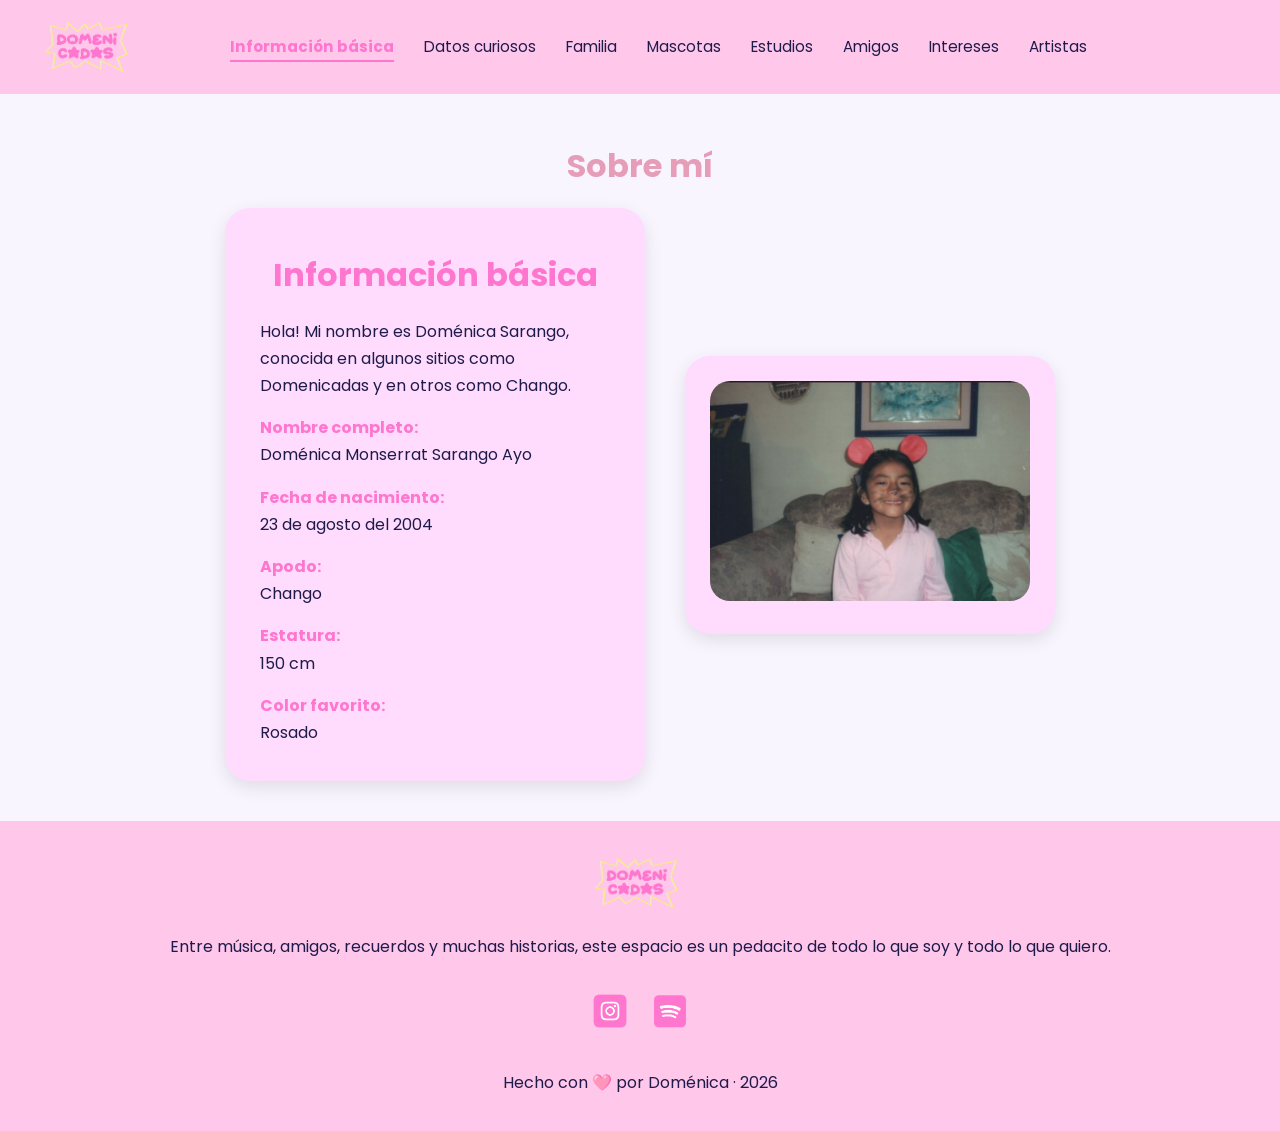
<file: index.html>
<!DOCTYPE html>
<html>
    <head>
     <meta charset="UTF-8">
     <meta name="viewport" content="width=device-width; initial-scale=1.0">
     <title>Blog personal</title>
     <link rel="stylesheet" href="estilos.css">
     <link href="https://fonts.googleapis.com/css2?family=Poppins:wght@400;500;600;700&display=swap" rel="stylesheet">
    </head>
    <body>
       <nav>
        <a href="principal.html" class="logo">
        <img src="imagenes/logo.png" alt="Domenicadas">
        </a>
          <ul>
            <li><a href="#" class="activo">Información básica</a></li>
            <li> <a href="datos_curiosos.html">Datos curiosos</a></li>
            <li> <a href="familia.html">Familia</a></li>
            <li> <a href="mascotas.html">Mascotas</a></li>
            <li> <a href="estudios.html">Estudios</a></li>
            <li> <a href="amigos.html">Amigos</a></li>
            <li> <a href="intereses.html">Intereses</a></li>
            <li> <a href="artistas.html">Artistas</a></li>
          </ul>
       </nav>
       
        <section id="sobre-mi">
        <h2 class="titulo-sobre-mi">Sobre mí</h2>

  <div class="perfil">

    <div class="card-info">
        
      <h2 class="titulo-info">Información básica</h2>

      <p>Hola! Mi nombre es Doménica Sarango, conocida
      en algunos sitios como Domenicadas y en otros como Chango.</p>

      <h4>Nombre completo:</h4>
      <p>Doménica Monserrat Sarango Ayo</p>

      <h4>Fecha de nacimiento:</h4>
      <p>23 de agosto del 2004</p>

      <h4>Apodo:</h4>
      <p>Chango</p>

      <h4>Estatura:</h4>
      <p>150 cm</p>

      <h4>Color favorito:</h4>
      <p>Rosado</p>
    </div>

    <div class="foto-info">
      <figure>
        <img src="imagenes/raton.jpg" alt="Foto de Doménica">
      </figure>
    </div>

  </div>
</section>
      
        <footer class="footer">
         <div class="footer-contenido">
         <div class="footer-logo-info">
            <img src="imagenes/logo.png"
                 alt="Domenicadas"
                 class="footer-logo">
            <p>
                Entre música, amigos, recuerdos y muchas historias,
                este espacio es un pedacito de todo lo que soy y todo
                lo que quiero.
            </p>
        </div>
        <div class="footer-redes">
            
            <div class="footer-redes">
          <a href="https://instagram.com/domenicadas">
          <img src="imagenes/rede_ig.png" alt="Instagram">
          </a>
          <a href="https://open.spotify.com/user/22czi4xrthyelupylya5npteq?si=a3b153650ca64533">
          <img src="imagenes/redes_sp.png" alt="GitHub">
          </a>
          </div>
        </div>
        </div>

      <p class="footer-copy">
        Hecho con 🩷 por Doménica · 2026
       </p>

    </footer>
    </body>
</html>
</file>
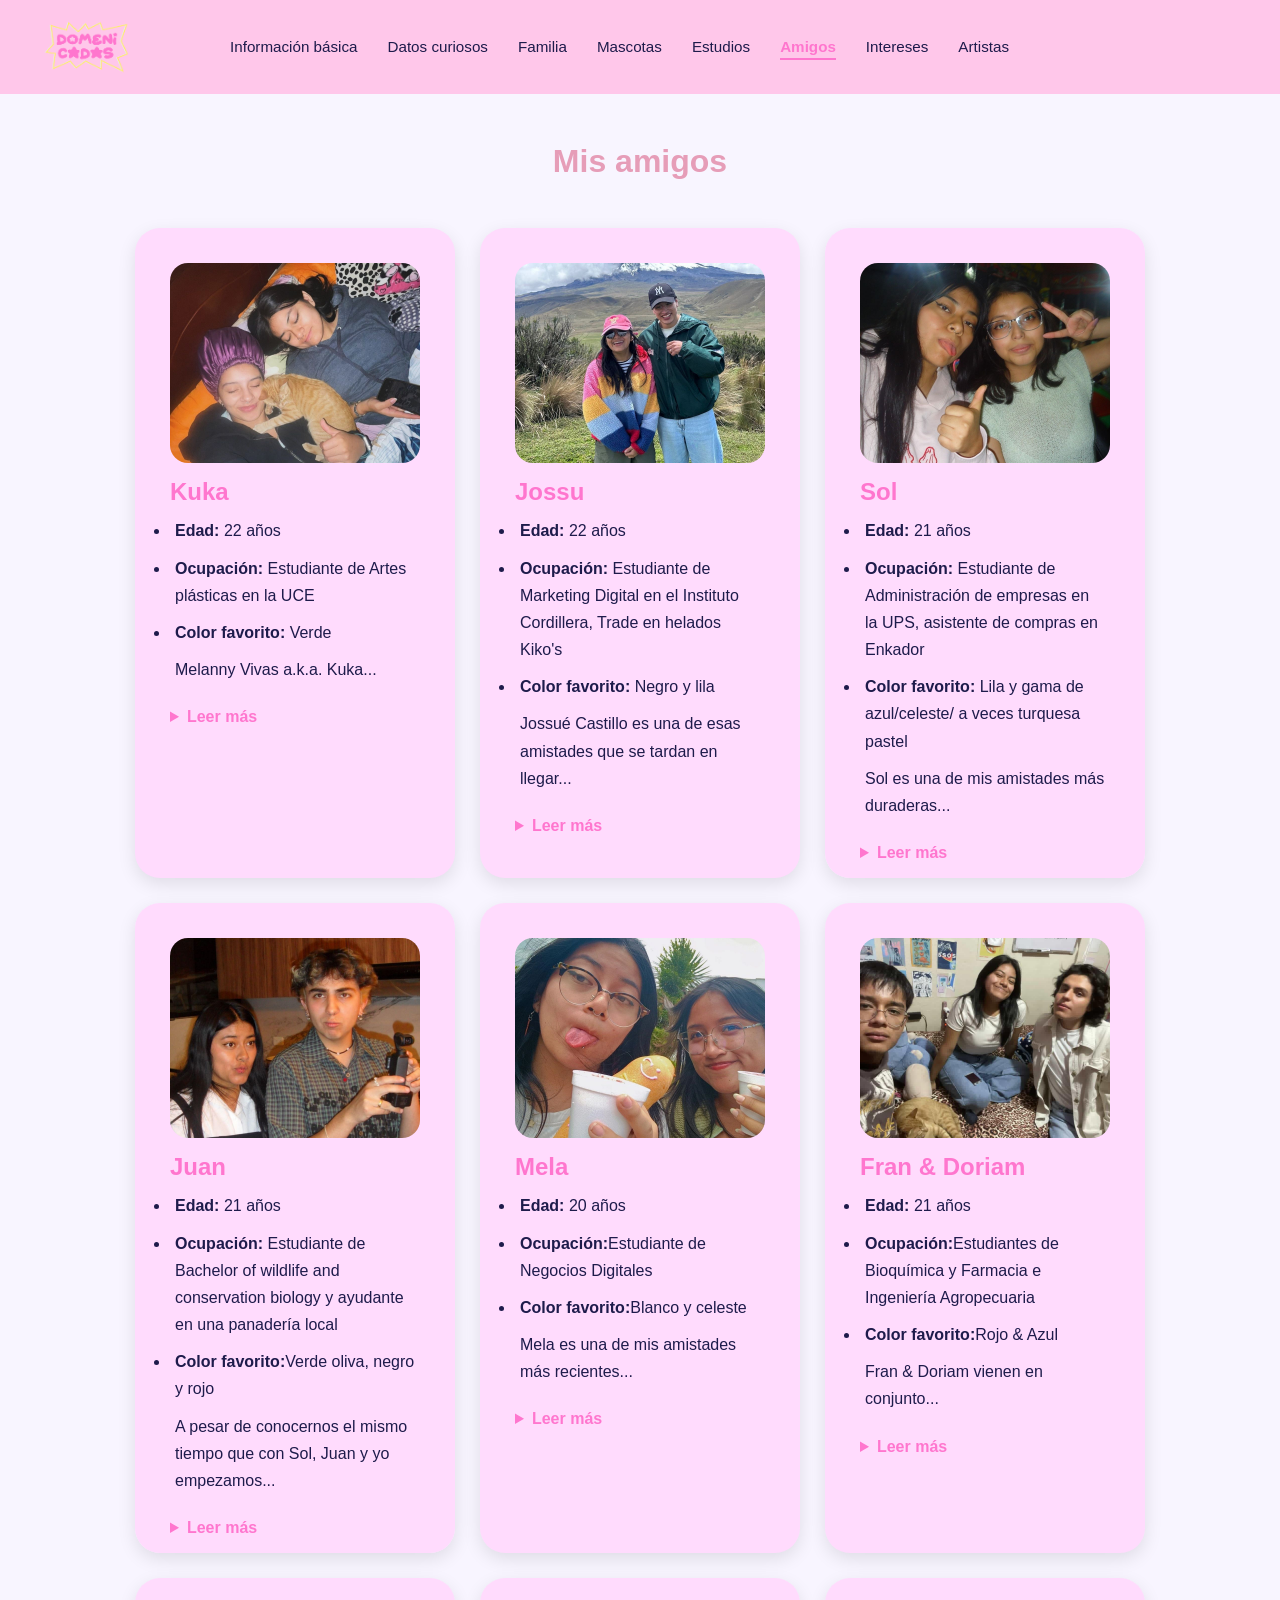
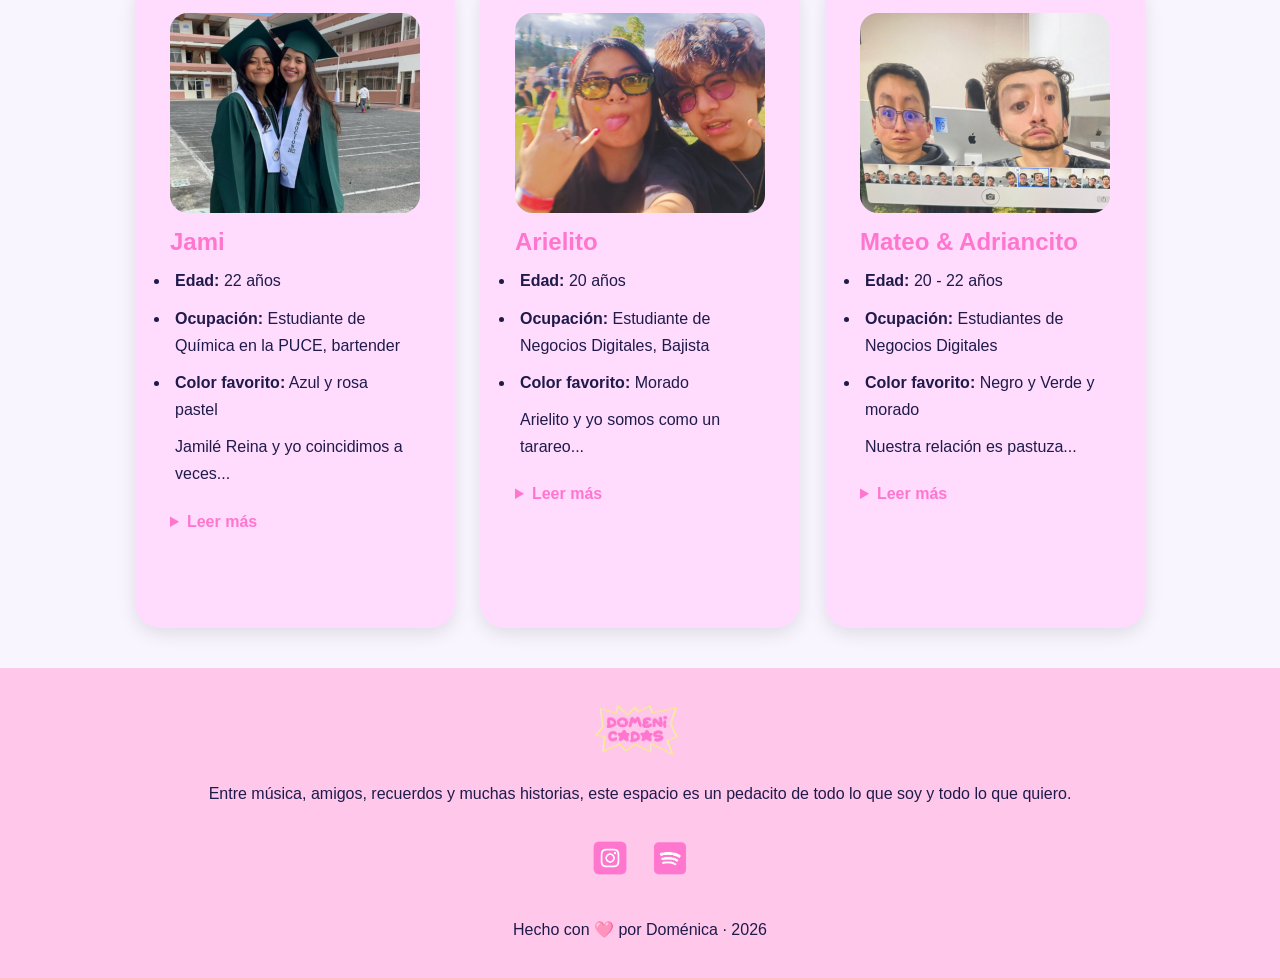
<file: amigos.html>
<!DOCTYPE html>
<html>
<head>
    <meta charset="UTF-8">
    <meta name="viewport" content="width=device-width; initial-scale=1.0">
    <title>Amigos</title>
    <link href="https://fonts.googleapis.com/css2?family=Quicksand:wght@300;400;500;600;700&display=swap" rel="stylesheet">
    <link rel="stylesheet" href="estilos.css">
</head>

<body>

    <nav>
        <a href="principal.html" class="logo">
            <img src="imagenes/logo.png" alt="Domenicadas">
        </a>

        <ul>
            <li><a href="index.html">Información básica</a></li>
            <li><a href="datos_curiosos.html">Datos curiosos</a></li>
            <li><a href="familia.html">Familia</a></li>
            <li><a href="mascotas.html">Mascotas</a></li>
            <li><a href="estudios.html">Estudios</a></li>
            <li><a href="#" class="activo">Amigos</a></li>
            <li><a href="intereses.html">Intereses</a></li>
            <li><a href="artistas.html">Artistas</a></li>
        </ul>
    </nav>

    <section id="amigos">

      <h2 class="titulo-amigos">Mis amigos</h2>

      <div class="contenedor-amigos">
      <div class="card-amigo">
        <figure>
        <img src="imagenes/kuka.jpg" alt="Kuka">
        </figure>
        <div class="encabezado-card">
        <h2>Kuka</h2>
        </div>
        <div class="info-card">
          <ul>
          <li><b>Edad:</b> 22 años</li>
          <li><b>Ocupación:</b> Estudiante de Artes plásticas en la UCE</li>
          <li><b>Color favorito:</b> Verde</li></ul>
          <p>
           Melanny Vivas a.k.a. Kuka...
          </p>

          <details>
          <summary>Leer más</summary>
           <p>
              Melanny Vivas a.k.a. Kuka, es una de mis mejores amigas, por no decir la mejor, llevamos 10 años conociéndonos.
              Kuka siempre ha estado cuando la necesito, fuimos parte de todas nuestras etapas importantes, desde el primer amor, 
              la primera ruptura de corazón, cambios de casas, idas al cine, fiestas, elegir una carrera, época otaku. 
              Con la kuka puedo hablar de lo que sea cuando sea, ha sido uno de los mayores apoyos que la vida y Dios me pudo dar,
              si las almas gemelas existen, la kuka y yo estamos unidas. Compartimos muchos recuerdos felices en mi casa, en su casa, en conciertos
              , saliendo con un dólar o a veces con más, acompañandome a un viaje de ida y vuelta a Riobamba a matricularme
              , hacer deberes juntas, llorar juntas, estar lejos la una de la otra y aun así seguir queriendonos como nos queremos. 
             Gracias kuka por mantenerme con vida.
            </p>
            </details>
            </div>
            </div>
            <div class="card-amigo">

            <figure>
              <img src="imagenes/jossu.jpg" alt="Jossu">
            </figure>

            <div class="encabezado-card">
            <h2>Jossu</h2>
            </div>

            <div class="info-card">

            <ul>
            <li><b>Edad:</b> 22 años</li>
            <li><b>Ocupación:</b> Estudiante de Marketing Digital en el Instituto Cordillera, 
            Trade en helados Kiko's</li>
            <li><b>Color favorito:</b> Negro y lila</li>
            </ul>
            <p>
             Jossué Castillo es una de esas amistades que se tardan en llegar...
            </p>

            <details>
            <summary>Leer más</summary>

                        <p>
                            Jossué Castillo es una de esas amistades que se tardan en llegar, pero llegan y llegan con un mensaje para darte,
                            yo digo que es un vocero de Dios, nos conocimos en primer semestre de la carrera, y aunque ya no estudiemos lo mismo, su amistad conmigo
                            se ha fortalecido los últimos meses, ha sido junto con la Kuka uno de mis pilares y una de mis razones para seguir con vida. Cuando las personas
                             suelen decir que hay pocos amigos valiosos, es verdad, el Jossu es uno de mis amigos valiosos y es alguien por quien yo iría a la guerra, si hace algo bien
                             me alegraré toda la vida, si hace algo mal estaré para él, si le pasa algo malo tendré mi mano en su hombro y su nombre en mis oraciones. El Jossu me ha
                              enseñado tanto sobre vivir y como la vida es linda en los últimos meses que gracias a él veo todo en perspectiva,
                             si las cosas pasan por algo, es por algo, es el plan de Dios. Siempre le voy a estar agradecida por escucharme llorar innumerables veces, por ayudarme
                             en mis momentos de crisis, por escucharme y por acompañarme por llamada hasta llegar a mi casa.
                        </p>

                    </details>

                </div>

            </div>

            <div class="card-amigo">
            <figure>
              <img src="imagenes/sol.jpg" alt="Sol">
            </figure>

             <div class="encabezado-card">
              <h2>Sol</h2>
             </div>

              <div class="info-card">
              <ul>
                <li><b>Edad:</b> 21 años</li>
                <li><b>Ocupación:</b> Estudiante de Administración de empresas en la UPS, 
                  asistente de compras en Enkador</li>
                <li><b>Color favorito:</b> Lila y gama de azul/celeste/ a veces turquesa pastel</li>
                </ul>

                <p>
                Sol es una de mis amistades más duraderas...
                </p>

              <details>

              <summary>Leer más</summary>

               <p>
                Solange Morales a.k.a. Sol, es una de mis amistades más duraderas, llevamos conociéndonos 14 años, incluso tenemos videos juntas
                cuando éramos niñas. Es denso pensar como ha pasado el tiempo y como nos hemos visto cambiar, a pesar de que últimamente no compartimos mucho
                por nuestros horarios o por nuestra disponibilidad, siempre su persona está en mis pensamientos, mi corazón y mis oraciones. Un recuerdo lindo que tengo
                con ella es sentarnos en los recreos a comer en el graderío del colegio frente a las canchas de basket y robarle su comida, aunque suene mal, pero
                su abuelita siempre le mandaba cosas full ricas y obvio yo siempre le remaba. Gracias Sol por estar en las buenas y en las horribles
                por darme tu compañía y tus consejos, aunque me duelan porque tu siempre me trataste como una figurita frágil.

                </p>

              </details>

              </div>
           </div>
           
   <div class="card-amigo">
        <figure>
        <img src="imagenes/juan.jpg" alt="Juan">
        </figure>
        <div class="encabezado-card">
        <h2>Juan</h2>
        </div>
        <div class="info-card">
          <ul>
          <li><b>Edad:</b> 21 años</li>
          <li><b>Ocupación:</b> Estudiante de Bachelor of wildlife and conservation biology y ayudante en una panadería local </li>
          <li><b>Color favorito:</b>Verde oliva, negro y rojo</li>    
          </ul>

          <p>
           A pesar de conocernos el mismo tiempo que con Sol, Juan y yo empezamos...
          </p>

          <details>
          <summary>Leer más</summary>
           <p>
              A pesar de conocernos el mismo tiempo que con Sol, Juan y yo empezamos a ser amigos a los 13 años y con la insistencia
             de Melanny, en mi defensa Juan siempre fue un niño raro, pero con el paso del tiempo descubrí que tenemos los mismos gustos
             en algunos aspectos, y que viviera cerca del colegio era una ventaja para nosotros. Uno de mis recuerdos favoritos es ir a una feria
             de stickers con la Kuka y la Mona e ir en corredor, por alguna razón no se bajaron con nosotras y acto seguido vemos como 
             mis amigos se van de largo y bueno esperamos que regresen en el de regreso, lo hicieron, compramos muchísimos stickers
             y posters, que hasta el día de hoy tengo en mi cuarto, y una pizza artesanal malísima. Juan es como mi otra mitad que se fue,
             ahora vive en Australia y viene de vez en cuando, llevo un año sin verle y me duele en toda el alma, ahora con su situación migratoria
             el panorama no es esperanzador, y el que venga se ve aún más lejos, no hay día en que no piense en él y como sería 
             nuestra vida si estudiase con nosotros en Ecuador, tal vez siguieramos jugando Just Dance en su casa después de clases, pero tal vez
             no compartiríamos tatuajes a juego.
            </p>
            </details>
            </div>
            </div>
           <div class="card-amigo">
            <figure>
              <img src="imagenes/mela.jpg" alt="Mela">
            </figure>

             <div class="encabezado-card">
              <h2>Mela</h2>
             </div>

              <div class="info-card">
              <ul>
                <li><b>Edad:</b> 20 años</li>
                <li><b>Ocupación:</b>Estudiante de Negocios Digitales </li>
                <li><b>Color favorito:</b>Blanco y celeste</li>
                </ul>

                <p>
                Mela es una de mis amistades más recientes...
                </p>

              <details>

              <summary>Leer más</summary>

               <p>
                Melany Guañuna a.k.a. Mela, es una de mis amistades más recientes y es alguien con la que conecté muy rápido el primer día de clases,
                a pesar de tener diferentes edades (un año), pensamos casi igual en ciertas situaciones y por ella la universidad ha sido menos terrible
                y una experiencia que tal vez me gustaría repetir. Hemos pasado por malísimas, cosas de la u y cosas en nuestras vidas, y también por buenísimas
               como salir al cine o hablar de nuestros desastres amorosos.
               </p>

              </details>

              </div>
           </div>
           
            <div class="card-amigo">
            <figure>
              <img src="imagenes/fran_doriam.png" alt="Fran y Dorito">
            </figure>

             <div class="encabezado-card">
              <h2>Fran & Doriam</h2>
             </div>

              <div class="info-card">
              <ul>
                <li><b>Edad:</b> 21 años</li>
                <li><b>Ocupación:</b>Estudiantes de Bioquímica y Farmacia
                e Ingeniería Agropecuaria </li>
                <li><b>Color favorito:</b>Rojo & Azul</li>
                </ul>

                <p>
                Fran & Doriam vienen en conjunto...
                </p>

              <details>

              <summary>Leer más</summary>

               <p>
                Al igual que con Kuka, Francisco Cevallos a.k.a. Fran y Doriam Godoy a.k.a Doriam o Dorito, son dos personas que entraron a mi vida hace casi diez años, 
                cuando estábamos entrando a la secundaria, Doriam era de otro curso y Fran era el chico nuevo, antes las cosas eran chistosas porque Fran era 
                casi de mi mismo tamaño pero con el tiempo y recientemente que nos volvimos a unir me pasa por al menos en 30 centímetros. Una cosa que nos unió es
                 la música, nos gustan los mismos artistas independientes underground ecuatorianos y también mis problemas amorosos. 
                Gracias Fran y Doriam por ser unos sapos chismosos y venir a mi casa cuando no quería estar sola.
               </p>

              </details>
              </div>
              </div>
            <div class="card-amigo">
        <figure>
        <img src="imagenes/jami.png" alt="Jami">
        </figure>
        <div class="encabezado-card">
        <h2>Jami</h2>
        </div>
        <div class="info-card">
          <ul>
          <li><b>Edad:</b> 22 años</li>
          <li><b>Ocupación:</b> Estudiante de Química en la PUCE, bartender</li>
          <li><b>Color favorito:</b> Azul y rosa pastel</li></ul>
          <p>
           Jamilé Reina y yo coincidimos a veces...
          </p>

          <details>
          <summary>Leer más</summary>
           <p>
              Es chistoso porque antes de pasar por mi época rebelde yo era muy católica y formaba parte de grupos
              del colegio, uno de estos era la infancia misionera y también de los monaguillos, ahí fue cuando Jami 
              y yo nos conocimos y hablamos por primera vez, somos todo lo contrario, a donde sea que vaya ella irradia
              luz y energía, es como un pequeño trompo giratorio, tiene ese poder de convencer a la gente de hablarle y
              de hacer lo que ella quiera, una de esas veces fue donar sangre, tal vez lo repetiría, pero ya no 
              antes de clases. Fuimos a nuestras primeras fiestas juntas y también nos graduamos juntas, mi grupo del 
              colegio de física era imparable, me atrevo a decir que fuimos el mejor grupo de todo tercero y por eso
              logramos exonerarnos de los exámenes de grado. 
            </p>
            </details>
            </div>
            </div>
            <div class="card-amigo">
        <figure>
        <img src="imagenes/arielito.png" alt="Arielito">
        </figure>
        <div class="encabezado-card">
        <h2>Arielito</h2>
        </div>
        <div class="info-card">
          <ul>
          <li><b>Edad:</b> 20 años</li>
          <li><b>Ocupación:</b> Estudiante de Negocios Digitales, Bajista</li>
          <li><b>Color favorito:</b> Morado</li></ul>
          <p>
           Arielito y yo somos como un tarareo...
          </p>

          <details>
          <summary>Leer más</summary>
           <p>
              Yo sé que lo del tarareo no se entiende mucho, pero ahora lo van a ver. El primer día de clases
              de la carrera y antes de hablar con Mela, estábamos sentados en la misma fila y ese día hubo
              un tour, la cosa es que Arielito era una de las pocas caras que parecían amables, así que decidí
              ir atrás de él. Siempre me he caracterizado por querer llevarme bien con todos y Ariel no era la 
              excepción, me acuerdo que de nuestras primeras conversaciones era yo yendo a pedirle sus cosas de la
              cartuchera y más tarde Arielito se dio cuenta que me gustaba mucho la música alternativa por lo que me contó
              que comenzó a tararear canciones de las más conocidas para que hablemos, creo que una de las primeras era
              de Guardarraya y desde ahí comenzamos a hablar. Hemos ido a un concierto juntos y como somos cabeza de pollo
              con dos latas de biela ya estábamos en la nuestra. Tqm Arielito. 
            </p>
            </details>
            </div>
            </div>
            <div class="card-amigo">
        <figure>
        <img src="imagenes/mateo_adri.png" alt="Mateo & Adrian">
        </figure>
        <div class="encabezado-card">
        <h2>Mateo & Adriancito</h2>
        </div>
        <div class="info-card">
          <ul>
          <li><b>Edad:</b> 20 - 22 años</li>
          <li><b>Ocupación:</b> Estudiantes de Negocios Digitales</li>
          <li><b>Color favorito:</b> Negro y Verde y morado</li></ul>
          <p>
           Nuestra relación es pastuza...
          </p>

          <details>
          <summary>Leer más</summary>
           <p>
              Vamos de nuevo con lo que intento llevarme con todos, creo que es algo que me heredó mi papá, 
              pero bueno, Adrián y Mateo vienen en combo así como Fran y Doriam, no sé cuando comenzamos a 
              llevarnos tan bien, pero bueno, yo lo atribuyo a que a Adriancito y a mi nos gustan los mismos
              artistas, visitamos los mismos lugares y pensamos similar, también Adrián es un sí a todo casi
              seguro, me acompañó a comprar la medicina de la Lupe y vino a comer hamburguesas conmigo cuando
              me dejaron sola y triste, pero esa es otra historia. Y bueno con Mateo comenzamos a hablar cuando
              nos tocó el mismo lugar en las prácticas comunitarias, asi que bueno, la convivencia nos hizo 
              unirnos, aunque no parezca, yo te quiero y te aprecio mucho Cabrerita.
            </p>
            </details>
            </div>
            </div>
           </div>

          </div> 
    </section>

        <footer class="footer">
         <div class="footer-contenido">
         <div class="footer-logo-info">
            <img src="imagenes/logo.png"
                 alt="Domenicadas"
                 class="footer-logo">
            <p>
                Entre música, amigos, recuerdos y muchas historias,
                este espacio es un pedacito de todo lo que soy y todo
                lo que quiero.
            </p>
        </div>
        <div class="footer-redes">
            
            <div class="footer-redes">
          <a href="https://instagram.com/domenicadas">
          <img src="imagenes/rede_ig.png" alt="Instagram">
          </a>
          <a href="https://open.spotify.com/user/22czi4xrthyelupylya5npteq?si=a3b153650ca64533">
          <img src="imagenes/redes_sp.png" alt="GitHub">
          </a>
          </div>
        </div>
        </div>

      <p class="footer-copy">
        Hecho con 🩷 por Doménica · 2026
       </p>

    </footer>

</body>
</html>
</file>
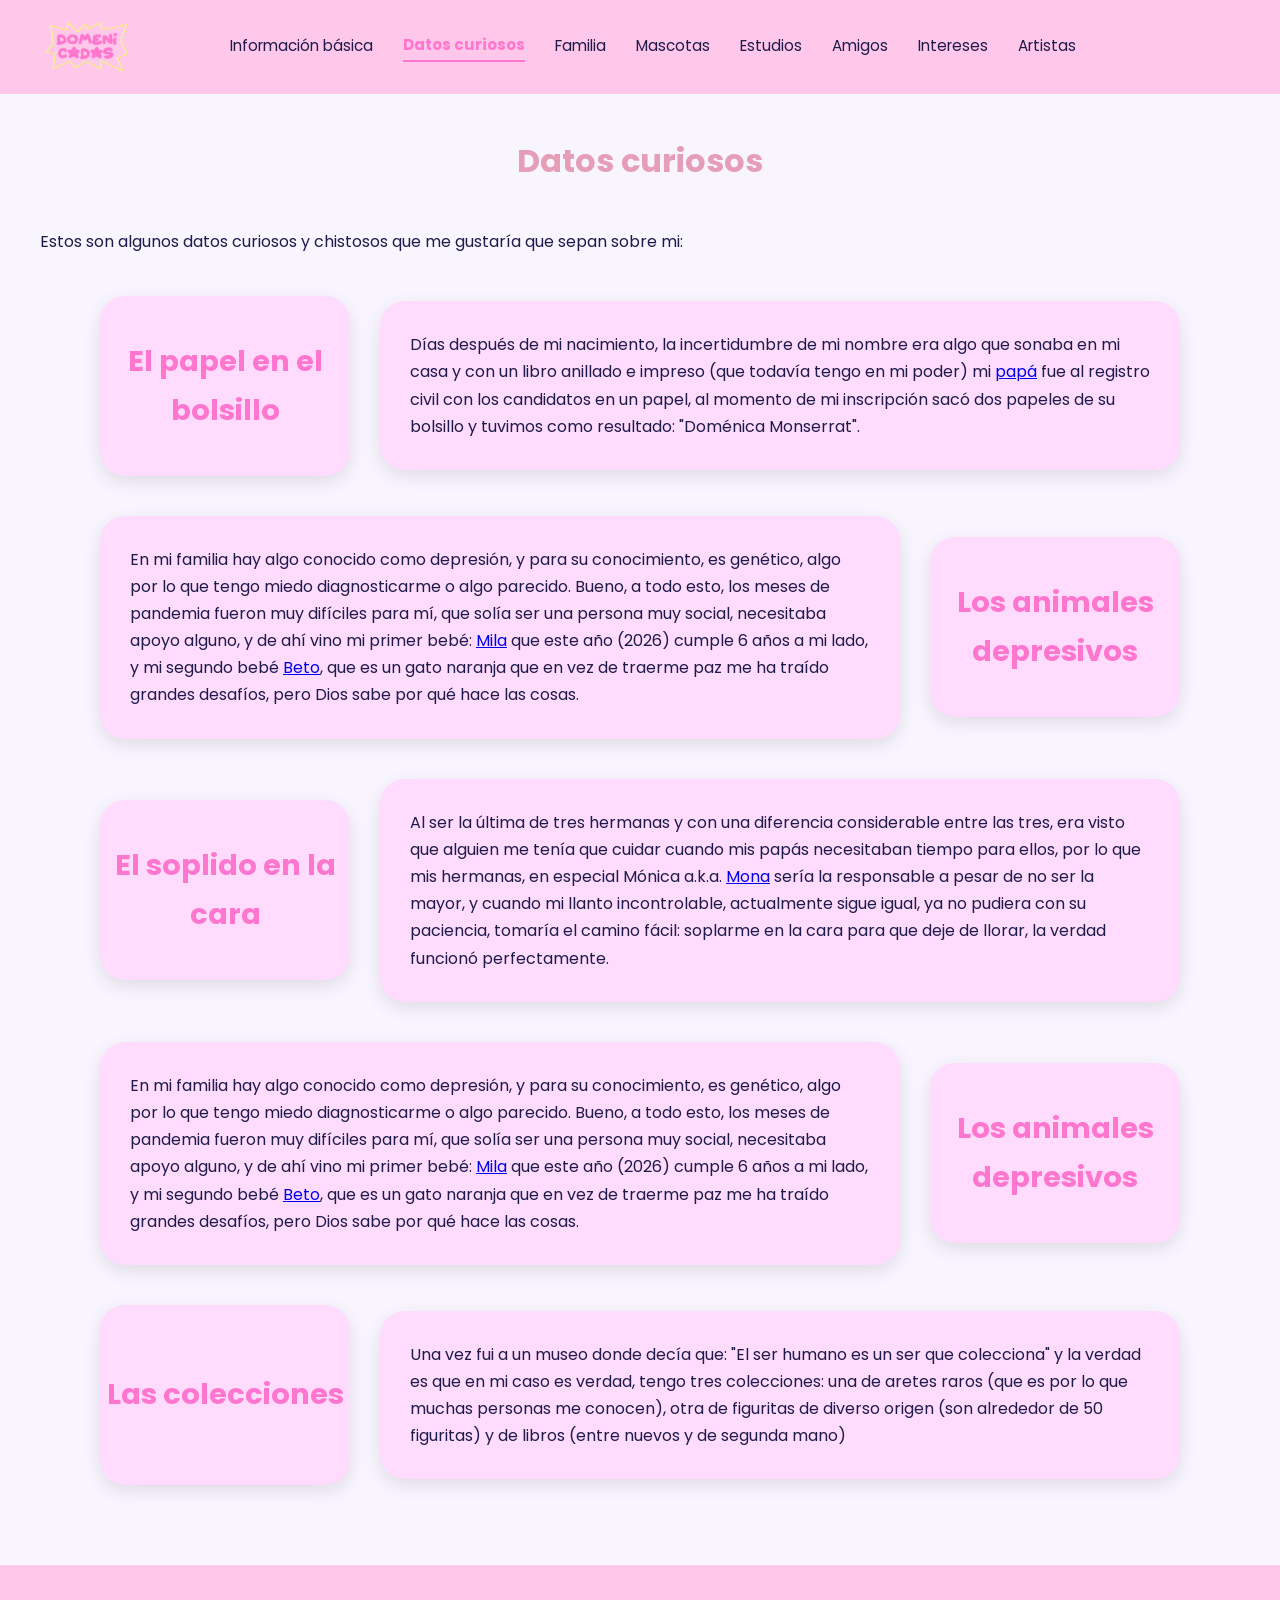
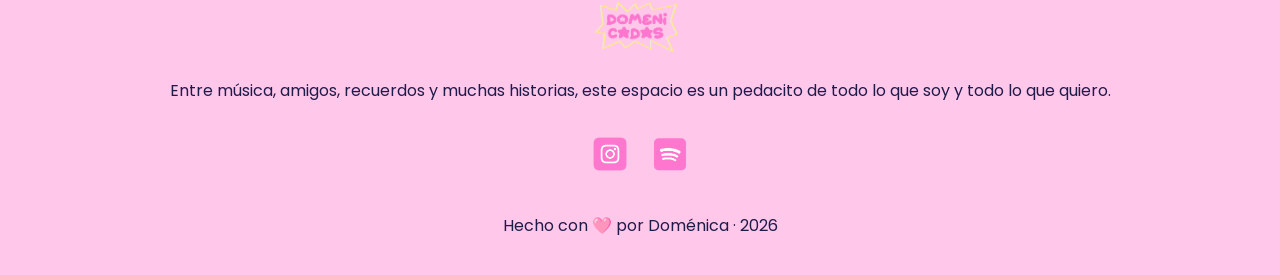
<file: datos_curiosos.html>
<!DOCTYPE html>
<html>
    <head>
     <meta charset="UTF-8">
     <meta name="viewport" content="width=device-width; initial-scale=1.0">
     <title>Datos curiosos</title>
     <link rel="stylesheet" href="estilos.css">
     <link href="https://fonts.googleapis.com/css2?family=Poppins:wght@400;500;600;700&display=swap" rel="stylesheet">
    </head>
    <body>
       <nav>
        <a href="principal.html" class="logo">
        <img src="imagenes/logo.png" alt="Domenicadas">
        </a>
          <ul>
            <li> <a href="index.html">Información básica</a></li>
            <a href="#" class="activo">Datos curiosos</a>
            <li> <a href="familia.html">Familia</a></li>
            <li> <a href="mascotas.html">Mascotas</a></li>
            <li> <a href="estudios.html">Estudios</a></li>
            <li> <a href="amigos.html">Amigos</a></li>
            <li> <a href="intereses.html">Intereses</a></li>
            <li> <a href="artistas.html">Artistas</a></li>
          </ul>
       </nav>
       <section id="combinado">
  <h2 class="titulo-amigos">Datos curiosos</h2>
   <p> Estos son algunos datos curiosos y chistosos que me gustaría que sepan sobre mi:</p>
  <div class="fila">
    <div class="tarjeta-titulo">
      <h2>El papel en el bolsillo</h2>
    </div>

    <div class="tarjeta-contenido">
      <p>
        Días después de mi nacimiento, la incertidumbre de mi nombre era algo que sonaba
        en mi casa y con un libro anillado e impreso (que todavía tengo en mi poder) mi
        <a href="familia.html">papá</a> fue al registro civil con los candidatos en un papel,
        al momento de mi inscripción sacó dos papeles de su bolsillo y tuvimos como resultado:
        "Doménica Monserrat".
      </p>
    </div>
  </div>

  <div class="fila inversa">
    <div class="tarjeta-titulo">
      <h2>Los animales depresivos</h2>
    </div>

    <div class="tarjeta-contenido">
      <p>
        En mi familia hay algo conocido como depresión, y para su conocimiento, es genético,
        algo por lo que tengo miedo diagnosticarme o algo parecido. Bueno, a todo esto,
        los meses de pandemia fueron muy difíciles para mí, que solía ser una persona muy social,
        necesitaba apoyo alguno, y de ahí vino mi primer bebé:
        <a href="mascotas.html">Mila</a> que este año (2026) cumple 6 años a mi lado,
        y mi segundo bebé <a href="mascotas.html">Beto</a>, que es un gato naranja que en vez
        de traerme paz me ha traído grandes desafíos, pero Dios sabe por qué hace las cosas.
      </p>
    </div>
    
  </div>
  <div class="fila">
    <div class="tarjeta-titulo">
      <h2>El soplido en la cara</h2>
    </div>

    <div class="tarjeta-contenido">
      
        <p> Al ser la última de tres hermanas y con una diferencia considerable entre las tres, era visto que
        alguien me tenía que cuidar cuando mis papás necesitaban tiempo para ellos, por lo que mis hermanas, en especial
        Mónica a.k.a. <a href="familia.html">Mona</a> sería la responsable a pesar de no ser la mayor, y cuando mi llanto incontrolable, 
        actualmente sigue igual, ya no pudiera con su paciencia, tomaría el camino fácil: soplarme en la cara
        para que deje de llorar, la verdad funcionó perfectamente.
        </p>
    </div>

    
  </div>
 <div class="fila inversa">
    <div class="tarjeta-titulo">
      <h2>Los animales depresivos</h2>
    </div>

    <div class="tarjeta-contenido">
      <p>
        En mi familia hay algo conocido como depresión, y para su conocimiento, es genético,
        algo por lo que tengo miedo diagnosticarme o algo parecido. Bueno, a todo esto,
        los meses de pandemia fueron muy difíciles para mí, que solía ser una persona muy social,
        necesitaba apoyo alguno, y de ahí vino mi primer bebé:
        <a href="mascotas.html">Mila</a> que este año (2026) cumple 6 años a mi lado,
        y mi segundo bebé <a href="mascotas.html">Beto</a>, que es un gato naranja que en vez
        de traerme paz me ha traído grandes desafíos, pero Dios sabe por qué hace las cosas.
      </p>
    </div>
    
  </div>
  <div class="fila">
    <div class="tarjeta-titulo">
      <h2>Las colecciones</h2>
    </div>

    <div class="tarjeta-contenido">
      
        <p> Una vez fui a un museo donde decía que: "El ser humano es un ser que colecciona" y la verdad es que en 
        mi caso es verdad, tengo tres colecciones: una de aretes raros (que es por lo que muchas personas me conocen), otra
        de figuritas de diverso origen (son alrededor de 50 figuritas) y de libros (entre nuevos y de segunda mano)
      </p>
    </div>    
  </div>
  </div>
</section>
      
           <footer class="footer">
         <div class="footer-contenido">
         <div class="footer-logo-info">
            <img src="imagenes/logo.png"
                 alt="Domenicadas"
                 class="footer-logo">
            <p>
                Entre música, amigos, recuerdos y muchas historias,
                este espacio es un pedacito de todo lo que soy y todo
                lo que quiero.
            </p>
        </div>
        <div class="footer-redes">
            
            <div class="footer-redes">
          <a href="https://instagram.com/domenicadas">
          <img src="imagenes/rede_ig.png" alt="Instagram">
          </a>
          <a href="https://open.spotify.com/user/22czi4xrthyelupylya5npteq?si=a3b153650ca64533">
          <img src="imagenes/redes_sp.png" alt="GitHub">
          </a>
          </div>
        </div>
        </div>

      <p class="footer-copy">
        Hecho con 🩷 por Doménica · 2026
       </p>

    </footer>
    </body>
</html>
</file>
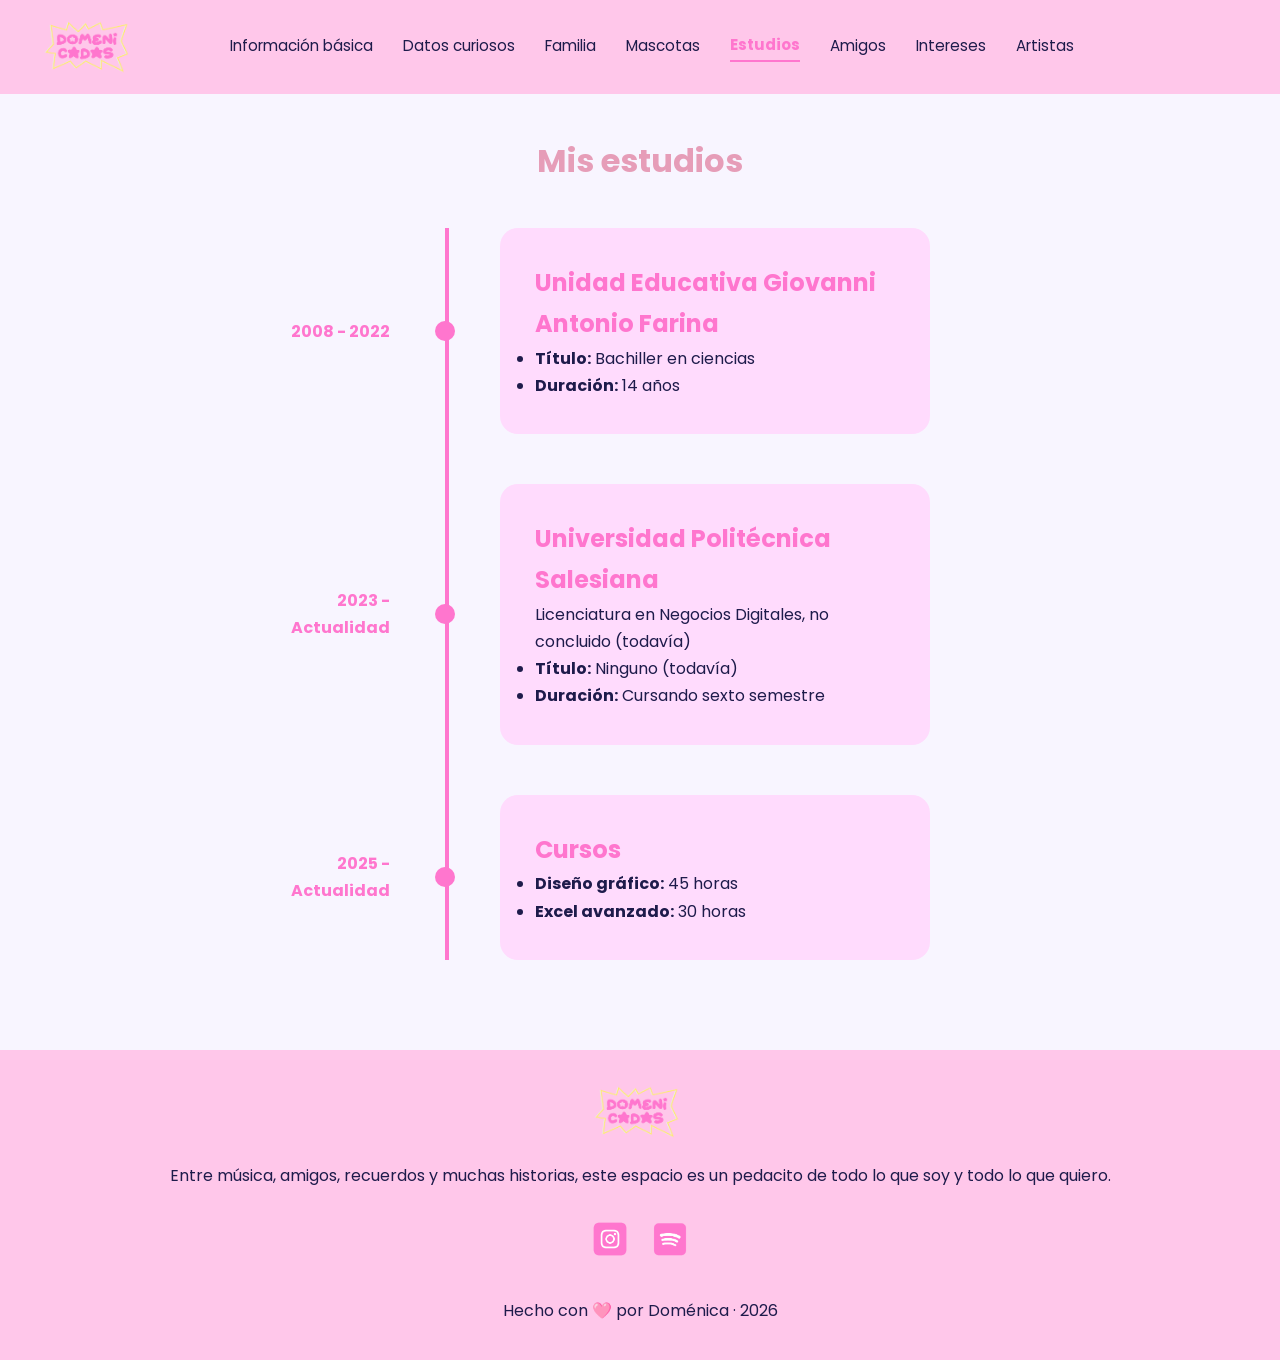
<file: estudios.html>
<!DOCTYPE html>
<html>
    <head>
     <meta charset="UTF-8">
     <meta name="viewport" content="width=device-width; initial-scale=1.0">
     <title>Estudios</title>
     <link rel="stylesheet" href="estilos.css">
     <link href="https://fonts.googleapis.com/css2?family=Poppins:wght@400;500;600;700&display=swap" rel="stylesheet">
    </head>
    <body>
       <nav>
        <a href="principal.html" class="logo">
        <img src="imagenes/logo.png" alt="Domenicadas">
        </a>
          <ul>
            <li> <a href="index.html">Información básica</a></li>
            <li> <a href="datos_curiosos.html">Datos curiosos</a></li>
            <li> <a href="familia.html">Familia</a></li>
            <li> <a href="mascotas.html">Mascotas</a></li>
            <a href="#" class="activo">Estudios</a>
            <li> <a href="amigos.html">Amigos</a></li>
            <li> <a href="intereses.html">Intereses</a></li>
            <li> <a href="artistas.html">Artistas</a></li>
          </ul>
       </nav>
       <section id="estudios">

     <h2 class="titulo-amigos">Mis estudios</h2>
    <div class="timeline">

        <div class="evento">
            <div class="fecha">2008 - 2022</div>

            <div class="contenido">
               <div class="encabezado-card">
                <h2>Unidad Educativa Giovanni Antonio Farina</h2>
                </div>
               <ul> 
               <li><b>Título:</b> Bachiller en ciencias</li>
               <li><b>Duración:</b> 14 años</li>  
               </ul>
            </div>
        </div>

        <div class="evento">
            <div class="fecha">2023 - Actualidad</div>
            <div class="contenido">
                <div class="encabezado-card">
                <h2>Universidad Politécnica Salesiana</h2>
                </div>
                <p> Licenciatura en Negocios Digitales, no concluido (todavía)</p>
                <ul> 
                <li><b>Título:</b> Ninguno (todavía)</li>
                <li><b>Duración:</b> Cursando sexto semestre</li>  
                </ul>
            </div>
        </div>
        <div class="evento">
            <div class="fecha">2025 - Actualidad</div>
            <div class="contenido">
                <div class="encabezado-card">
                <h2>Cursos</h2>
                </div>
                <ul> 
               <li><b>Diseño gráfico:</b> 45 horas </li>
               <li><b>Excel avanzado:</b> 30 horas</li>  
                </ul>
            </div>
        </div>

    </div>

</section>
     
           <footer class="footer">
         <div class="footer-contenido">
         <div class="footer-logo-info">
            <img src="imagenes/logo.png"
                 alt="Domenicadas"
                 class="footer-logo">
            <p>
                Entre música, amigos, recuerdos y muchas historias,
                este espacio es un pedacito de todo lo que soy y todo
                lo que quiero. 
            </p>
        </div>
        <div class="footer-redes">
            
            <div class="footer-redes">
          <a href="https://instagram.com/domenicadas">
          <img src="imagenes/rede_ig.png" alt="Instagram">
          </a>
          <a href="https://open.spotify.com/user/22czi4xrthyelupylya5npteq?si=a3b153650ca64533">
          <img src="imagenes/redes_sp.png" alt="GitHub">
          </a>
          </div>
        </div>
        </div>

      <p class="footer-copy">
        Hecho con 🩷 por Doménica · 2026
       </p>

    </footer>
    </body>
</html>
</file>
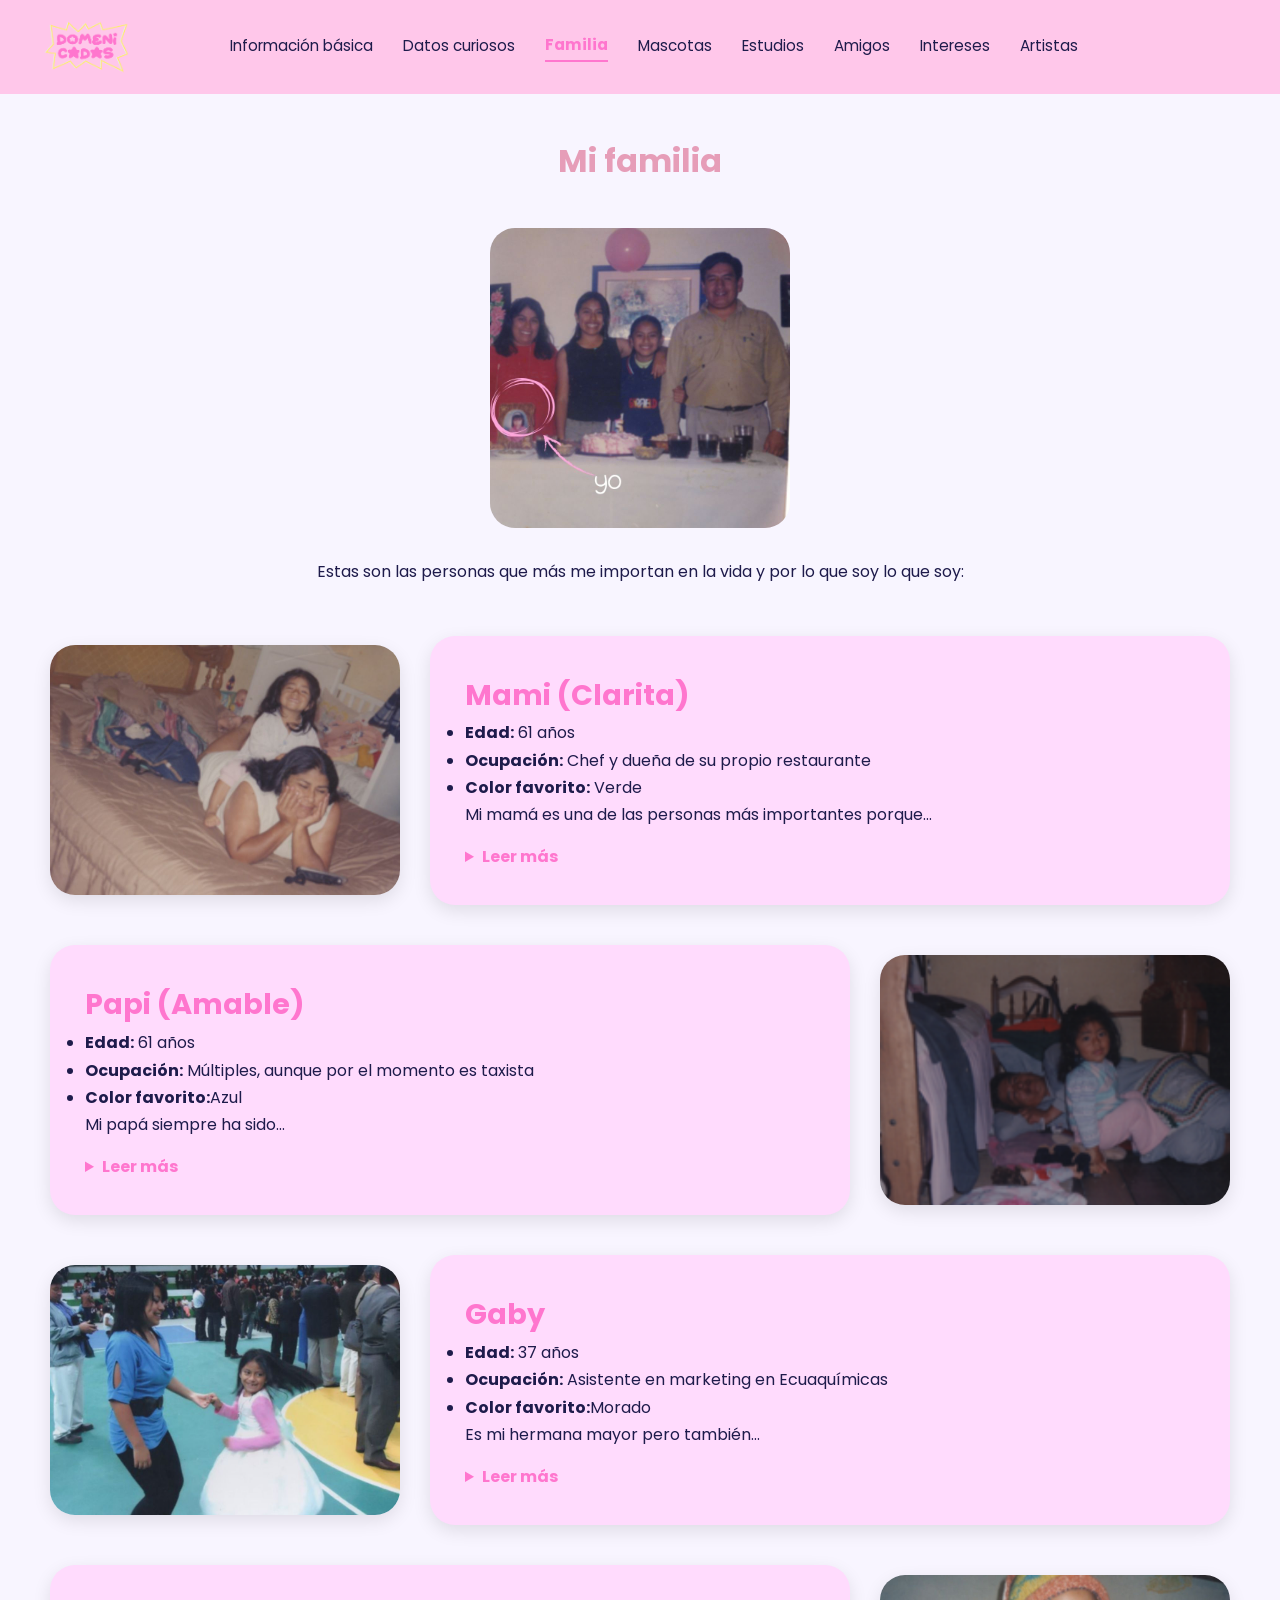
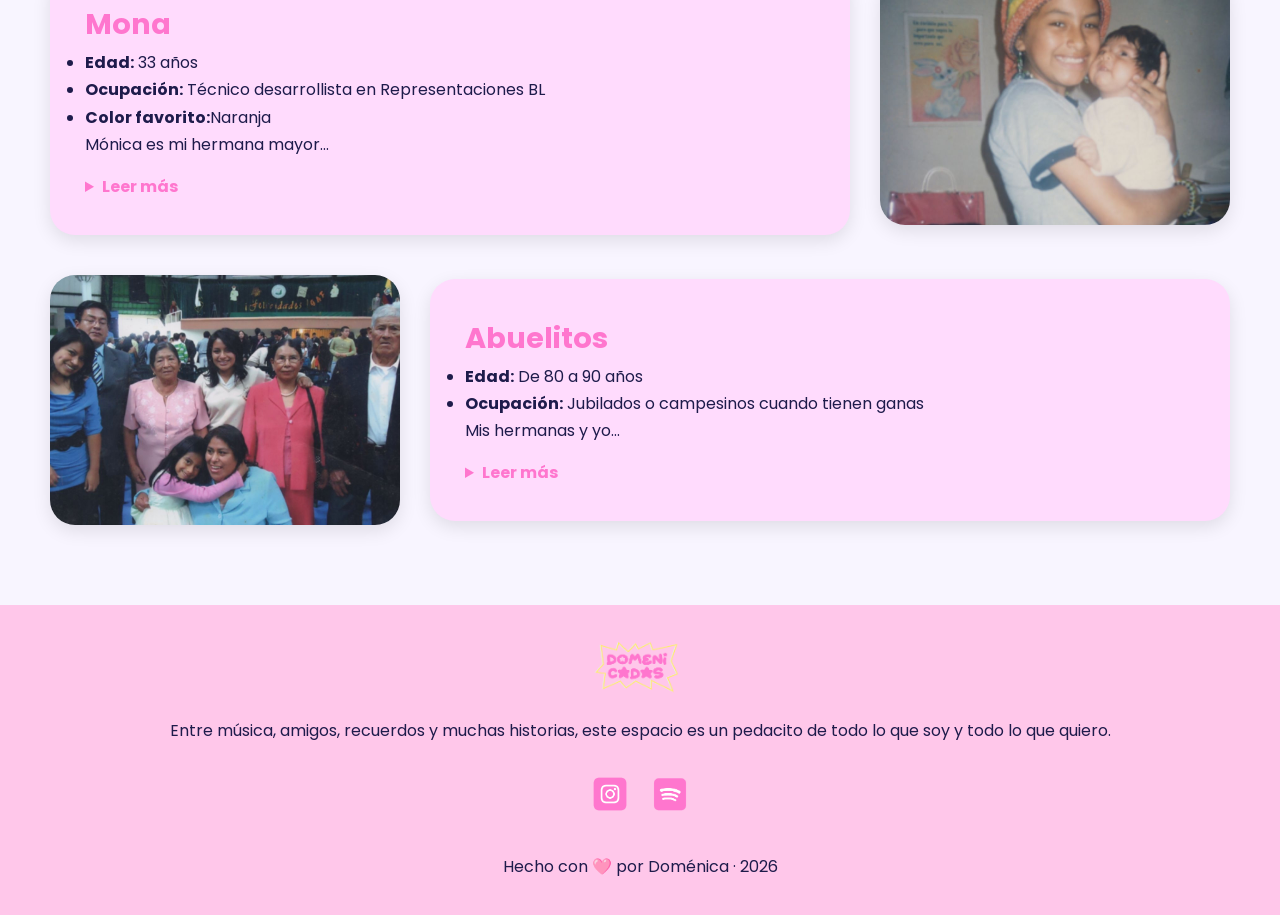
<file: familia.html>
<!DOCTYPE html>
<html>
    <head>
     <meta charset="UTF-8">
     <meta name="viewport" content="width=device-width; initial-scale=1.0">
     <title>Familia</title>
     <link rel="stylesheet" href="estilos.css">
     <link href="https://fonts.googleapis.com/css2?family=Poppins:wght@400;500;600;700&display=swap" rel="stylesheet">
    </head>
    <body>
       <nav>
        <a href="principal.html" class="logo">
        <img src="imagenes/logo.png" alt="Domenicadas">
        </a>
          <ul>
            <li> <a href="index.html">Información básica</a></li>
            <li> <a href="datos_curiosos.html">Datos curiosos</a></li>
            <a href="#" class="activo">Familia</a>
            <li> <a href="mascotas.html">Mascotas</a></li>
            <li> <a href="estudios.html">Estudios</a></li>
            <li> <a href="amigos.html">Amigos</a></li>
            <li> <a href="intereses.html">Intereses</a></li>
            <li> <a href="artistas.html">Artistas</a></li>
          </ul>
       </nav>
       <section id="familia">
       <h2 class="titulo-amigos">Mi familia</h2>
       <img src="imagenes/cinco.jpg" class="foto-familia" width="300">
       <p class="intro-familia">
        Estas son las personas que más me importan en la vida y por lo que soy lo que soy:</p>
       <div class="fila">
        <!-- aqui empieza -->
       <div class="tarjeta-foto">
        <img src="imagenes/mami.jpg">
      </div>
        <div class="tarjeta-familia">
       <h2>Mami (Clarita)</h2>
       <ul> 
        <li><b>Edad:</b> 61 años</li>
        <li><b>Ocupación:</b> Chef y dueña de su propio restaurante</li>
        <li><b>Color favorito:</b>  Verde</li>    
      </ul>
        <p>
            Mi mamá es una de las personas más importantes porque...
        </p>
        <details>
            <summary>Leer más</summary>
            <p> Es la mujer más luchadora y perseverante que conozco. A veces tenemos nuestros desacuerdos
            en diferentes cuestiones pero es alguien a la que le debo el ser como soy, como trato a los demás, la bondad
            que tengo en mi corazón y las ganas de darle todo lo que algún día construiré 
            </p>
            
        </details>
        </div>
        </div>
        <!-- aqui termina -->         
        <!-- aqui empieza -->
        <div class="fila inversa">
        <div class="tarjeta-foto">
        <img src="imagenes/papi.png">
        </div>
        <div class="tarjeta-familia">
        <h2>Papi (Amable)</h2>
        <ul> 
        <li><b>Edad:</b> 61 años</li>
        <li><b>Ocupación:</b> Múltiples, aunque por el momento es taxista</li>
        <li><b>Color favorito:</b>Azul</li>    
      </ul>
        <p>
            Mi papá siempre ha sido...
        </p>
        <details>
            <summary>Leer más</summary>
            <p> Mi papá es una de las personas con la que más me peleo y más desacuerdos tengo en mi vida, él dice
            que antes le quería más y tal vez tenga un poco de razón, pero eso no dice nada acerca de la admiración
            y cariño que le tengo, por el simple hecho de salir de ese hoyo tan feo que es la depresión y mantenerse
            fuerte en situaciones donde solo quieres llorar, ah y por ayudarme a hacer mis trabajos manuales a última hora.
           </p>   
        </details>
        </div>
        
        </div>
        <div class="fila">
        <!-- aqui empieza -->
       <div class="tarjeta-foto">
        <img src="imagenes/gaby.jpg">
      </div>
        <div class="tarjeta-familia">
       <h2>Gaby</h2>
       <ul> 
        <li><b>Edad:</b> 37 años</li>
        <li><b>Ocupación:</b> Asistente en marketing en Ecuaquímicas</li>
        <li><b>Color favorito:</b>Morado</li>    
      </ul>
        <p>
              Es mi hermana mayor pero también...
        </p>
        <details>
            <summary>Leer más</summary>
            <p> Es mi hermana mayor, la gente siempre piensa que ella es mi mamá en realidad y es chistoso burlarme
             de eso, pero además de ser mi hermana mayor también es mi madrina, mi fuente de consejos y las persona
             más trabajadora que conozco, siempre luchó y lucha cada día por conseguir lo que quiere. En ocasiones
             también cuenta chistes malísimos y cuenta con lo que llamamos en la casa "humor Sarango" pero todas
             tenemos algo de eso.
            </p>
            </details>
        </div>

        </div>
        <div class="fila inversa">
        <div class="tarjeta-foto">
        <img src="imagenes/mona.jpg">
        </div>
        <div class="tarjeta-familia">
        <h2>Mona</h2>
        <ul> 
        <li><b>Edad:</b> 33 años</li>
        <li><b>Ocupación:</b> Técnico desarrollista en Representaciones BL</li>
        <li><b>Color favorito:</b>Naranja</li>    
      </ul>
        <p>
            Mónica es mi hermana mayor...
        </p>
        <details>
            <summary>Leer más</summary>
            <p> Es mi hermana mayor también, aunque ella esté en el medio, yo le considero mi segunda mamá, es la persona
            por la que sigo viva, por la que soy lo que soy, la persona que me llevó a mi primer concierto y siempre
            está para cuando la necesito. Es mi persona favorita en el mundo y sin ella yo no estaría aquí. En ocasiones
            nos peleamos (generalmente por nuestros gatos) pero no hay nada que nos separe, ah, y también es mi complice
            de planes inesperados.
            </p>  
        </details>
        </div>
        
        </div>
        <div class="fila">
        <div class="tarjeta-foto">
        <img src="imagenes/completa.jpg">
        </div>
        <div class="tarjeta-familia">
        <h2>Abuelitos</h2>
        <ul> 
        <li><b>Edad:</b> De 80 a 90 años</li>
        <li><b>Ocupación:</b> Jubilados o campesinos cuando tienen ganas</li>
        </ul>
        <p>
            Mis hermanas y yo...
        </p>
        <details>
            <summary>Leer más</summary>
             <p> Contamos con la dicha de que mis cuatro abuelitos sigan conmigo al día de hoy. 
             La historia de como mis papás se conocieron es bastante graciosa. Si no te diste cuenta por mi apellido, mi
             papá es de Loja, por lo que mis abuelitos paternos, Clotilde y Luis, viven en un pequeño pueblito recóndito
             de Loja, llamado Cariamanga y en época de cosecha en Chingulle, mientras que mis abuelitos maternos
             son del norte del país, específicamente de un pueblito llamado Zuleta ubicado en Ibarra, por el momento
             no estamos pasando por un momento bueno en nuestra familia, pero tratamos de mantenernos unidos en todo
            tipo de situaciones.
             </p> 
        </details>
        </div>  
        </div>
       </div>
        <!-- aqui termina creo-->
       </section>
  
    

         <footer class="footer">
         <div class="footer-contenido">
         <div class="footer-logo-info">
            <img src="imagenes/logo.png"
                 alt="Domenicadas"
                 class="footer-logo">
            <p>
                Entre música, amigos, recuerdos y muchas historias,
                este espacio es un pedacito de todo lo que soy y todo
                lo que quiero.
            </p>
        </div>
        <div class="footer-redes">
            
            <div class="footer-redes">
          <a href="https://instagram.com/domenicadas">
          <img src="imagenes/rede_ig.png" alt="Instagram">
          </a>
          <a href="https://open.spotify.com/user/22czi4xrthyelupylya5npteq?si=a3b153650ca64533">
          <img src="imagenes/redes_sp.png" alt="GitHub">
          </a>
          </div>
        </div>
        
        </div>

      <p class="footer-copy">
        Hecho con 🩷 por Doménica · 2026
       </p>

    </footer>
    </body>
</html>
</file>
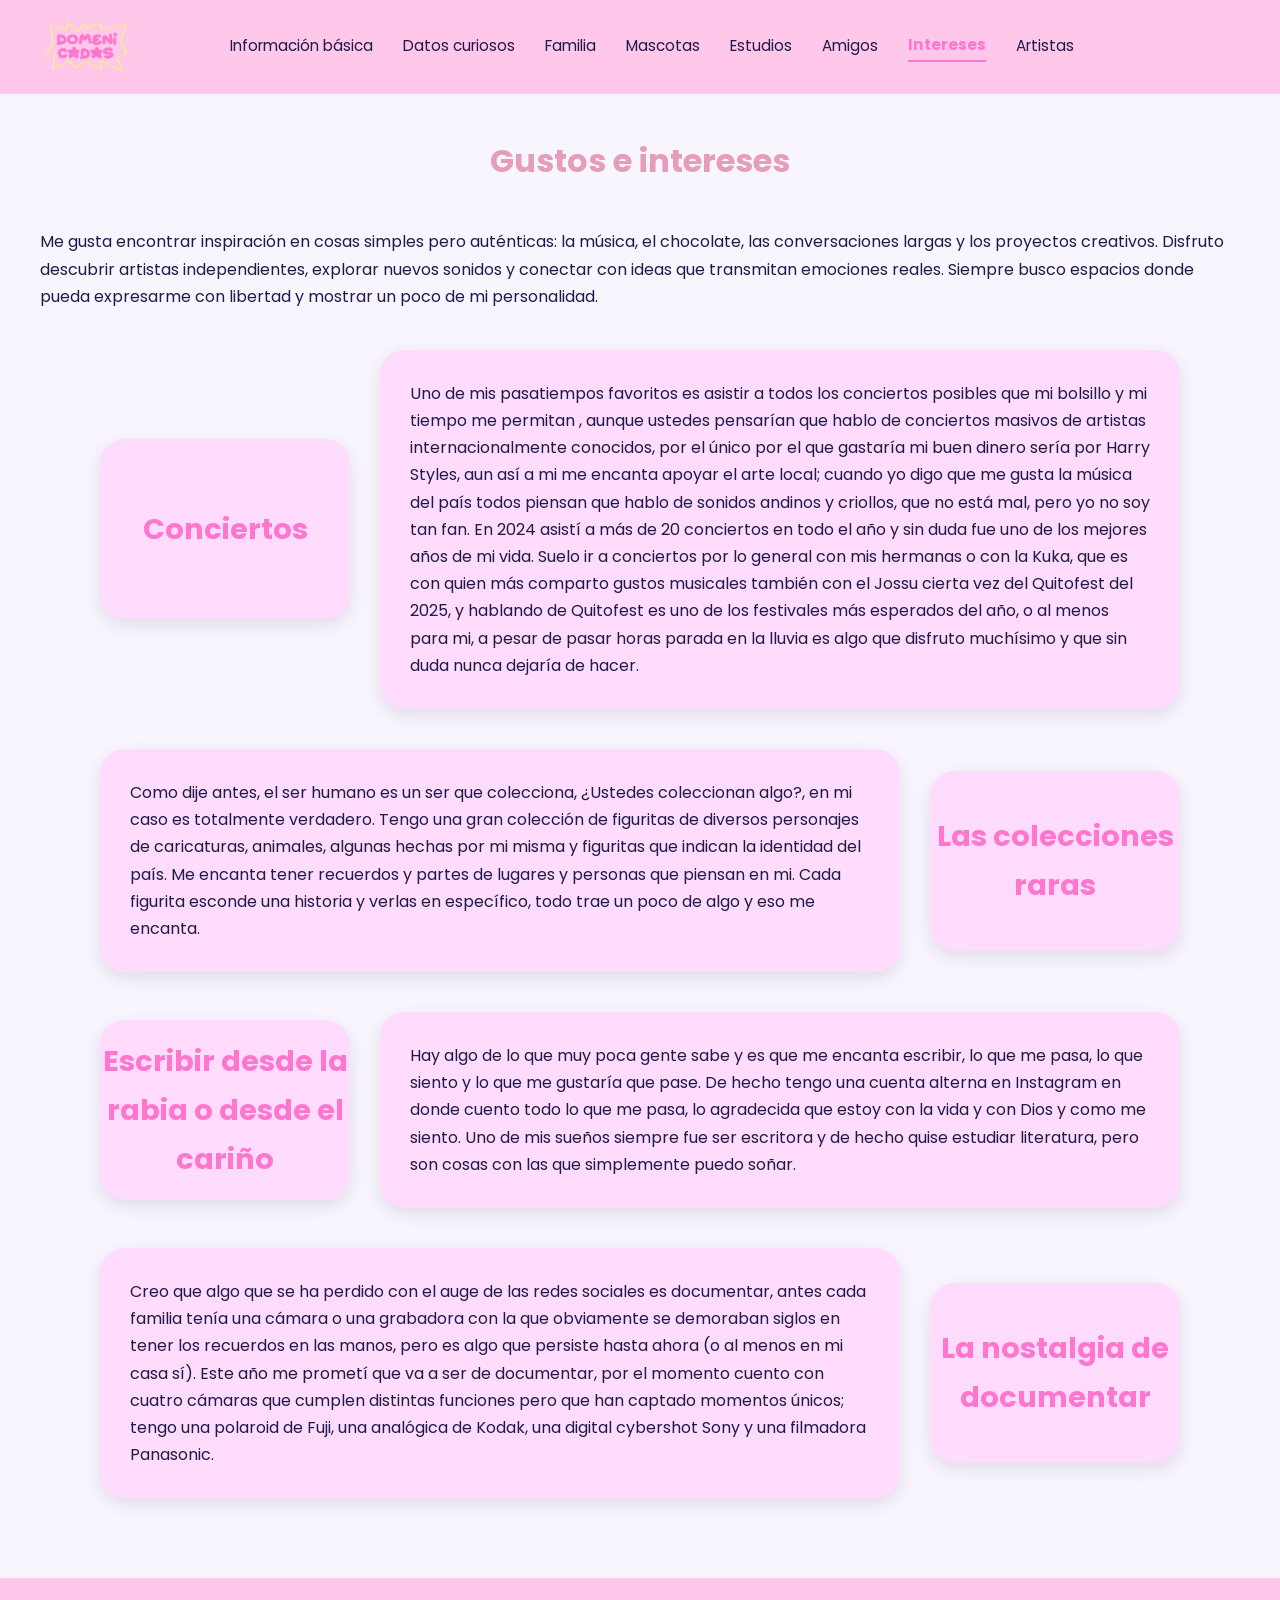
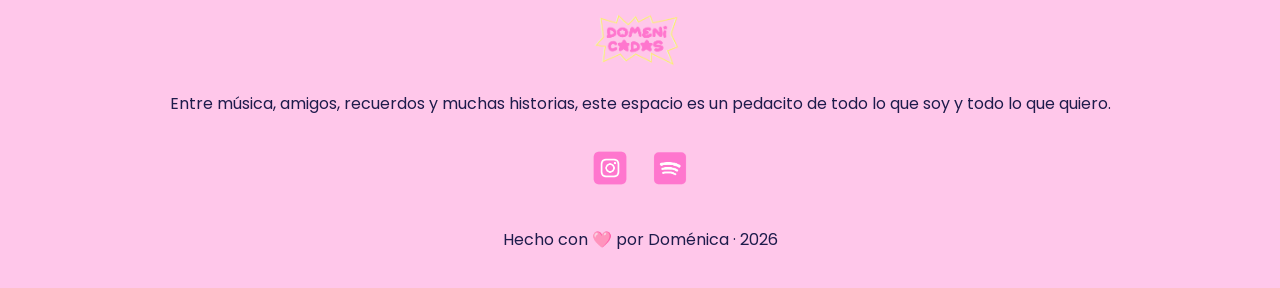
<file: intereses.html>
<!DOCTYPE html>
<html>
    <head>
     <meta charset="UTF-8">
     <meta name="viewport" content="width=device-width; initial-scale=1.0">
     <title>Intereses</title>
     <link rel="stylesheet" href="estilos.css">
     <link href="https://fonts.googleapis.com/css2?family=Poppins:wght@400;500;600;700&display=swap" rel="stylesheet">
    </head>
    <body>
       <nav>
        <a href="principal.html" class="logo">
        <img src="imagenes/logo.png" alt="Domenicadas">
        </a>
          <ul>
            <li> <a href="index.html">Información básica</a></li>
            <li> <a href="datos_curiosos.html">Datos curiosos</a></li>
            <li> <a href="familia.html">Familia</a></li>
            <li> <a href="mascotas.html">Mascotas</a></li>
            <li> <a href="estudios.html">Estudios</a></li>
            <li> <a href="amigos.html">Amigos</a></li>
            <a href="#" class="activo">Intereses</a>
            <li> <a href="artistas.html">Artistas</a></li>
          </ul>
       </nav>
        <section id="combinado">
  <h2 class="titulo-amigos">Gustos e intereses</h2>
   <p> Me gusta encontrar inspiración en cosas simples pero auténticas: la música, el chocolate, las conversaciones largas y los proyectos creativos. 
        Disfruto descubrir artistas independientes, explorar nuevos sonidos y conectar con ideas que transmitan emociones reales. 
        Siempre busco espacios donde pueda expresarme con libertad y mostrar un poco de mi personalidad.</p>
  <div class="fila">
    <div class="tarjeta-titulo">
      <h2>Conciertos</h2>
    </div>

    <div class="tarjeta-contenido">
      <p> Uno de mis pasatiempos favoritos es asistir a todos los conciertos posibles que mi bolsillo y mi tiempo me permitan
        , aunque ustedes pensarían que hablo de conciertos masivos de artistas internacionalmente conocidos, por el único por el que gastaría mi buen dinero
        sería por Harry Styles, aun así a mi me encanta apoyar el arte local; cuando yo digo que me gusta la música del país
        todos piensan que hablo de sonidos andinos y criollos, que no está mal, pero yo no soy tan fan. En 2024 asistí a más de 20 conciertos en todo el año y sin duda
        fue uno de los mejores años de mi vida. Suelo ir a conciertos por lo general con mis hermanas o con la Kuka, que es con quien más comparto gustos musicales
        también con el Jossu cierta vez del Quitofest del 2025, y hablando de Quitofest es uno de los festivales más esperados del año, o al menos para mi,
        a pesar de pasar horas parada en la lluvia es algo que disfruto muchísimo y que sin duda nunca dejaría de hacer.
      </p>
    </div>
  </div>

  <div class="fila inversa">
    <div class="tarjeta-titulo">
      <h2>Las colecciones raras</h2>
    </div>

    <div class="tarjeta-contenido">
        <p> Como dije antes, el ser humano es un ser que colecciona, ¿Ustedes coleccionan algo?, en mi caso es 
        totalmente verdadero. 
        Tengo una gran colección de figuritas de diversos personajes de caricaturas, animales, algunas hechas por mi misma y figuritas que indican
        la identidad del país. Me encanta tener recuerdos y partes de lugares y personas que piensan en mi. Cada figurita esconde una historia y verlas en
        específico, todo trae un poco de algo y eso me encanta. 
      </p>
    </div>
    
  </div>
  <div class="fila">
    <div class="tarjeta-titulo">
      <h2> Escribir desde la rabia o desde el cariño</h2>
    </div>

    <div class="tarjeta-contenido">
      
        <p> Hay algo de lo que muy poca gente sabe y es que me encanta escribir, lo que me pasa, lo que siento y lo que me gustaría que pase. 
        De hecho tengo una cuenta alterna en Instagram en donde cuento todo lo que me pasa, lo agradecida que estoy con la vida y con Dios y como me siento.
        Uno de mis sueños siempre fue ser escritora y de hecho quise estudiar literatura, pero son cosas con las que simplemente puedo soñar. 
        </p>
    </div>

    
  </div>
 <div class="fila inversa">
    <div class="tarjeta-titulo">
      <div class="encabezado-card">
        <h2>La nostalgia de documentar</h2>
        </div>
    </div>

    <div class="tarjeta-contenido">
      <p> Creo que algo que se ha perdido con el auge de las redes sociales es documentar, antes cada familia tenía una cámara o una grabadora con la que obviamente
        se demoraban siglos en tener los recuerdos en las manos, pero es algo que persiste hasta ahora (o al menos en mi casa sí). Este año me prometí que va a ser de 
        documentar, por el momento cuento con cuatro cámaras que cumplen distintas funciones pero que han captado momentos únicos; tengo una polaroid de Fuji, una analógica
        de Kodak, una digital cybershot Sony y una filmadora Panasonic. 
      </p>
    </div>
    
  </div>
  </div>
</section>
  
           <footer class="footer">
         <div class="footer-contenido">
         <div class="footer-logo-info">
            <img src="imagenes/logo.png"
                 alt="Domenicadas"
                 class="footer-logo">
            <p>
                Entre música, amigos, recuerdos y muchas historias,
                este espacio es un pedacito de todo lo que soy y todo
                lo que quiero.
            </p>
        </div>
        <div class="footer-redes">
            
            <div class="footer-redes">
          <a href="https://instagram.com/domenicadas">
          <img src="imagenes/rede_ig.png" alt="Instagram">
          </a>
          <a href="https://open.spotify.com/user/22czi4xrthyelupylya5npteq?si=a3b153650ca64533">
          <img src="imagenes/redes_sp.png" alt="GitHub">
          </a>
          </div>
        </div>
        </div>

      <p class="footer-copy">
        Hecho con 🩷 por Doménica · 2026
       </p>

    </footer>
    </body>
</html>
</file>
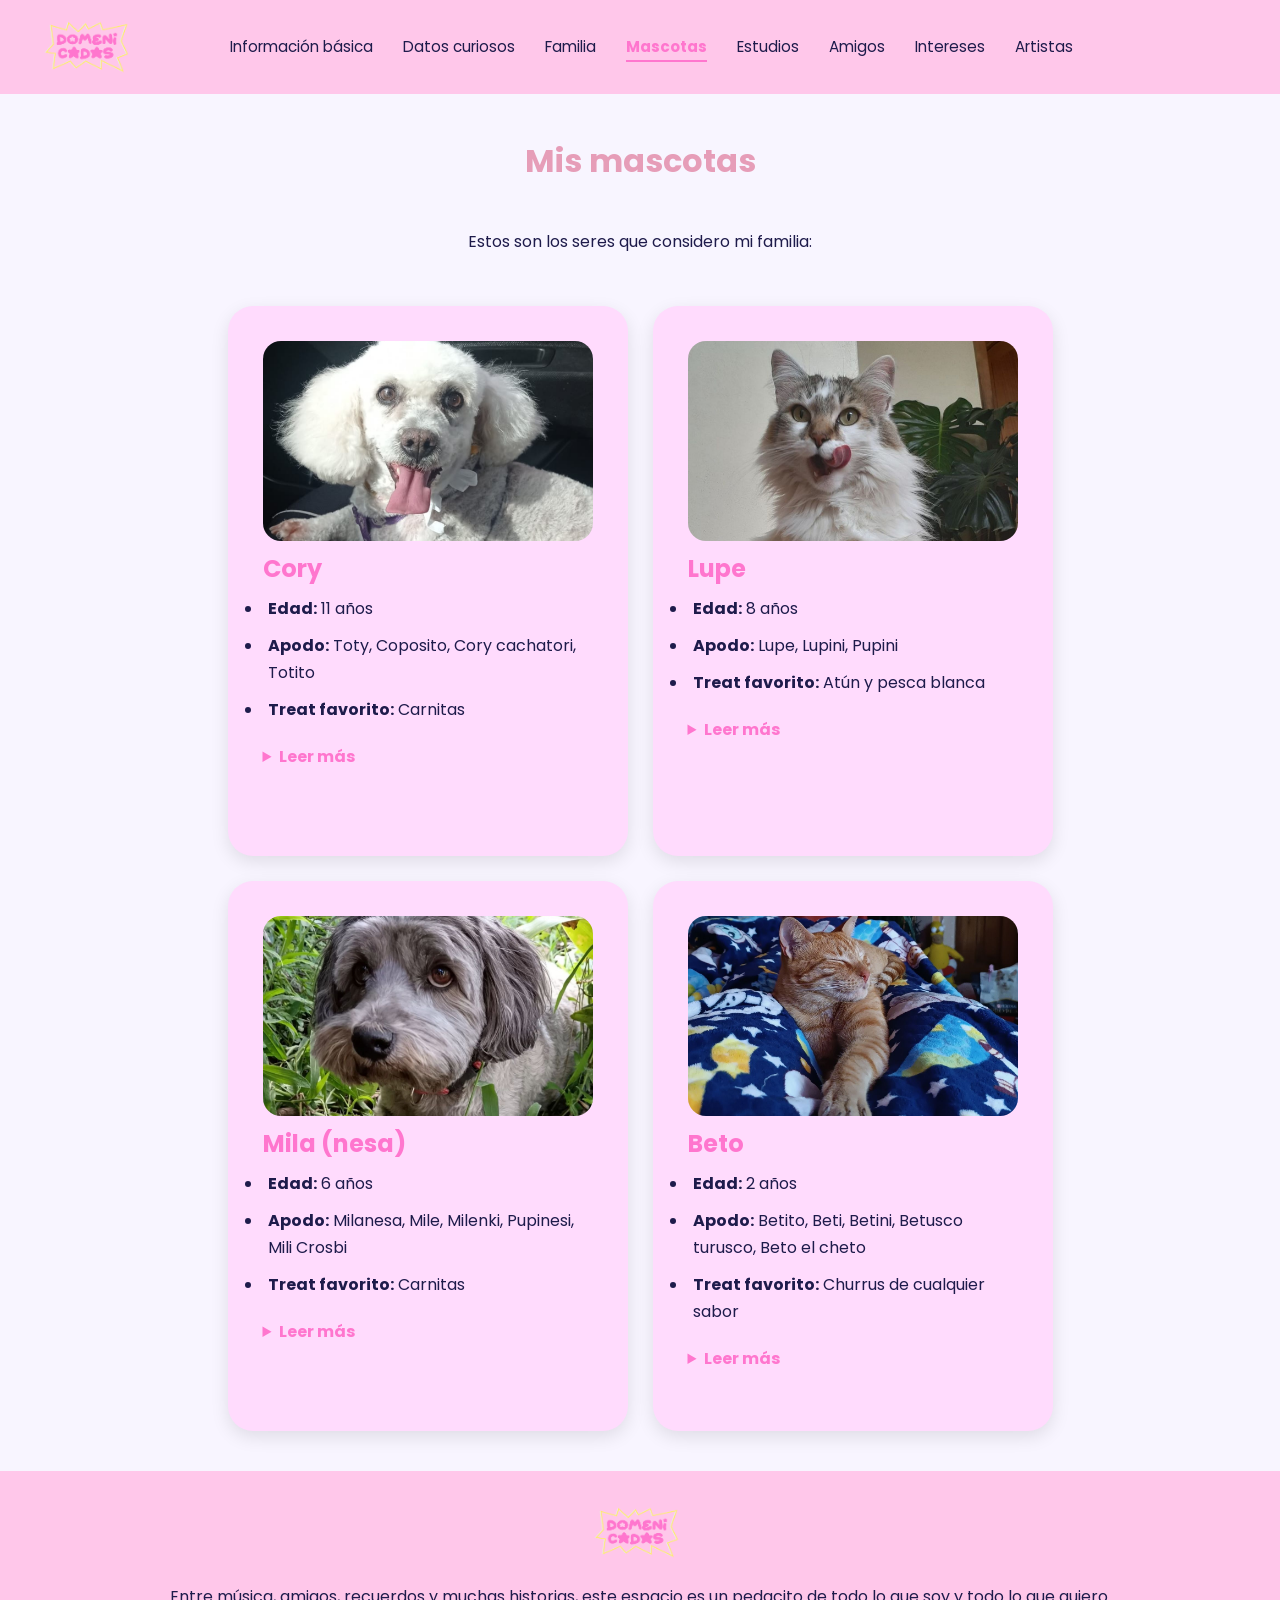
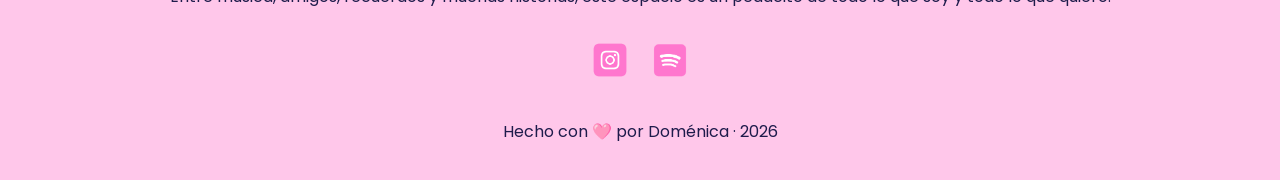
<file: mascotas.html>
<!DOCTYPE html>
<html>
    <head>
     <meta charset="UTF-8">
     <meta name="viewport" content="width=device-width; initial-scale=1.0">
     <title>Mascotas</title>
     <link rel="stylesheet" href="estilos.css">
     <link href="https://fonts.googleapis.com/css2?family=Poppins:wght@400;500;600;700&display=swap" rel="stylesheet">
    </head>
    <body>
       <nav>
        <a href="principal.html" class="logo">
        <img src="imagenes/logo.png" alt="Domenicadas">
        </a>
          <ul>
            <li> <a href="index.html">Información básica</a></li>
            <li> <a href="datos_curiosos.html">Datos curiosos</a></li>
            <li> <a href="familia.html">Familia</a></li>
            <li><a href="#" class="activo">Mascotas</a></li>
            <li> <a href="estudios.html">Estudios</a></li>
            <li> <a href="amigos.html">Amigos</a></li>
            <li> <a href="intereses.html">Intereses</a></li>
            <li> <a href="artistas.html">Artistas</a></li>
          </ul>
       </nav>
       <section id="mascotas">

      <h2 class="titulo-amigos">Mis mascotas</h2>
      <p class="intro-familia"> Estos son los seres que considero mi familia:</p>
  
      <div class="contenedor-mascotas">
      <div class="card-mascota">
        <figure>
        <img src="imagenes/cory.png" alt="Kuka">
        </figure>
        <div class="encabezado-card">
        <h2>Cory</h2>
        </div>
        <div class="info-card">
         <ul> 
         <li><b>Edad:</b> 11 años</li>
         <li><b>Apodo:</b> Toty, Coposito, Cory cachatori, Totito</li>
         <li><b>Treat favorito:</b>  Carnitas</li>    
         </ul>

          <details>
          <summary>Leer más</summary>
           <p> Después de la muerte de Zeus quedó como un perrito único, es bastante pequeñita y gordita porque mi
            abuelito le sobrealimenta, pasa todo el día con él viendo la tele y cobijada, ya no puede subir las gradas
            porque está viejita, y fue un regalo del ex de Gaby.
           </p>
            </details>
            </div>
            </div>
            <div class="card-mascota">
            <figure>
              <img src="imagenes/lupe.jpg" alt="Lupe">
            </figure>

            <div class="encabezado-card">
            <h2>Lupe</h2>
            </div>
            <div class="info-card">
            <ul> 
            <li><b>Edad:</b> 8 años</li>
            <li><b>Apodo:</b> Lupe, Lupini, Pupini</li>
            <li><b>Treat favorito:</b> Atún y pesca blanca</li>    
            </ul>


            <details>
            <summary>Leer más</summary>

               <p> Después de la muerte de Zeus, Mona quedó desolada y triste, un gato era una gran opción y mi gato panzón favorito
               llego a nuestras vidas, era un secreto entre mi hermana y yo, hasta que por ser perezosas y dormilonas
               mi mami les descubrió. En 2025 y con la llegada de Beto, descubrimos que tiene una afección cardiaca por lo que
               toma medicina de por vida en la mañana y en la noche, todos le queremos mucho, aunque mi abue no es tan fan 
               porque bota mucho pelo.
               </p>

                    </details>

                </div>

            </div>

            <div class="card-mascota">
            <figure>
              <img src="imagenes/mila.jpg" alt="Sol">
            </figure>

             <div class="encabezado-card">
              <h2>Mila (nesa)</h2>
             </div>

              <div class="info-card">
              <ul> 
              <li><b>Edad:</b> 6 años</li>
              <li><b>Apodo:</b> Milanesa, Mile, Milenki, Pupinesi, Mili Crosbi</li>
              <li><b>Treat favorito:</b> Carnitas</li>    
              </ul>

              <details>

              <summary>Leer más</summary>

                <p> Con la llegada de la pandemia, mi sueño siempre fue tener otro perrito, por algún motivo Cory me odia, y necesitaba
               cariño de otro ser que no sean mis hermanas o mis papás, cada que alguien me preguntaba algo, mi respuesta
               siempre era que quería un perrito. Una mañana de julio, a finales de primero de bachillerato y yo revisando mis notas
               de biología, mi mami me gritó por el balcón, días antes me habían dicho que el perrito que yo quería ya había sido
               adoptado, salí por el balcón de mi cuarto y me encontré con un pequeño bollito en los brazos de mi mami. Desde ese día fuimos
               inseparables y cuando tuve que irme a otra provincia se quedaba viendo por la ventana esperando que yo entre por la puerta del garage. Fun fact: La Milanesa
               odia a todo el mundo pero siente las vibras de las personas, dependiendo de eso, te muerde o no.
               </p>

              </details>

              </div>
           </div>
           
   <div class="card-mascota">
        <figure>
        <img src="imagenes/beto.jpg" alt="Beto">
        </figure>
        <div class="encabezado-card">
        <h2>Beto</h2>
        </div>
        <div class="info-card">
          <ul> 
          <li><b>Edad:</b> 2 años</li>
          <li><b>Apodo:</b> Betito, Beti, Betini, Betusco turusco, Beto el cheto</li>
          <li><b>Treat favorito:</b> Churrus de cualquier sabor</li>    
          </ul>

          <details>
          <summary>Leer más</summary>
           <p> En tercer semestre, mi vida se comenzó a desmoronar poco a poco, por lo que era tiempo de adoptar otro gato,
           que esperábamos fielmente que se lleve bien con Lupe, no pasó, y ya teníamos perritos y gato negros y blancos, había
           que innovar, y decidimos adoptar un gatito naranja. Beto es el menor de todos sin embargo eso no ha sido
           impedimento para que sea uno de los más queridos de la casa, especialmente por su caracter chistoso, su forma de ser y las travesuras que hace.
           Cuando le pedí a Dios que me dé algo que querer y salirme del molde, no pensé encontrar un pequeño gato que SIEMPRE pasa
           con un cono en la cabeza, su naturaleza naranjosa ha hecho que pase infinitamente por veterinarios, pero una de las veces que más nos asustó
           fue cuando se fracturó la mandíbula, la factura no fue nada barata, pero por mi bebé yo haría lo que fuera, así que hice un video y varias
           por no decir que muchas personas me ayudaron con un granito de arena para mi bebé. Beto ha pasado por las mejores manos y obviamente
           no caracter coqueto hizo que todos sus veterinarios le quieran muchísimo. Mi bebé es bastante particular: tiene los ojos naranjas, es patuchito (siempre pierde las peleas)
           , tiene pelo cortito, la nariz ñatita y es el más querido por mi abuelita (RARÍSIMO)
          </p>
            </details>
            </div>
            </div>
           </div>
          </div> 
    </section>
      
           <footer class="footer">
         <div class="footer-contenido">
         <div class="footer-logo-info">
            <img src="imagenes/logo.png"
                 alt="Domenicadas"
                 class="footer-logo">
            <p>
                Entre música, amigos, recuerdos y muchas historias,
                este espacio es un pedacito de todo lo que soy y todo
                lo que quiero.
            </p>
        </div>
        <div class="footer-redes">
            
            <div class="footer-redes">
          <a href="https://instagram.com/domenicadas">
          <img src="imagenes/rede_ig.png" alt="Instagram">
          </a>
          <a href="https://open.spotify.com/user/22czi4xrthyelupylya5npteq?si=a3b153650ca64533">
          <img src="imagenes/redes_sp.png" alt="GitHub">
          </a>
          </div>
        </div>
        </div>

      <p class="footer-copy">
        Hecho con 🩷 por Doménica · 2026
       </p>

    </footer>
    </body>
</html>
</file>
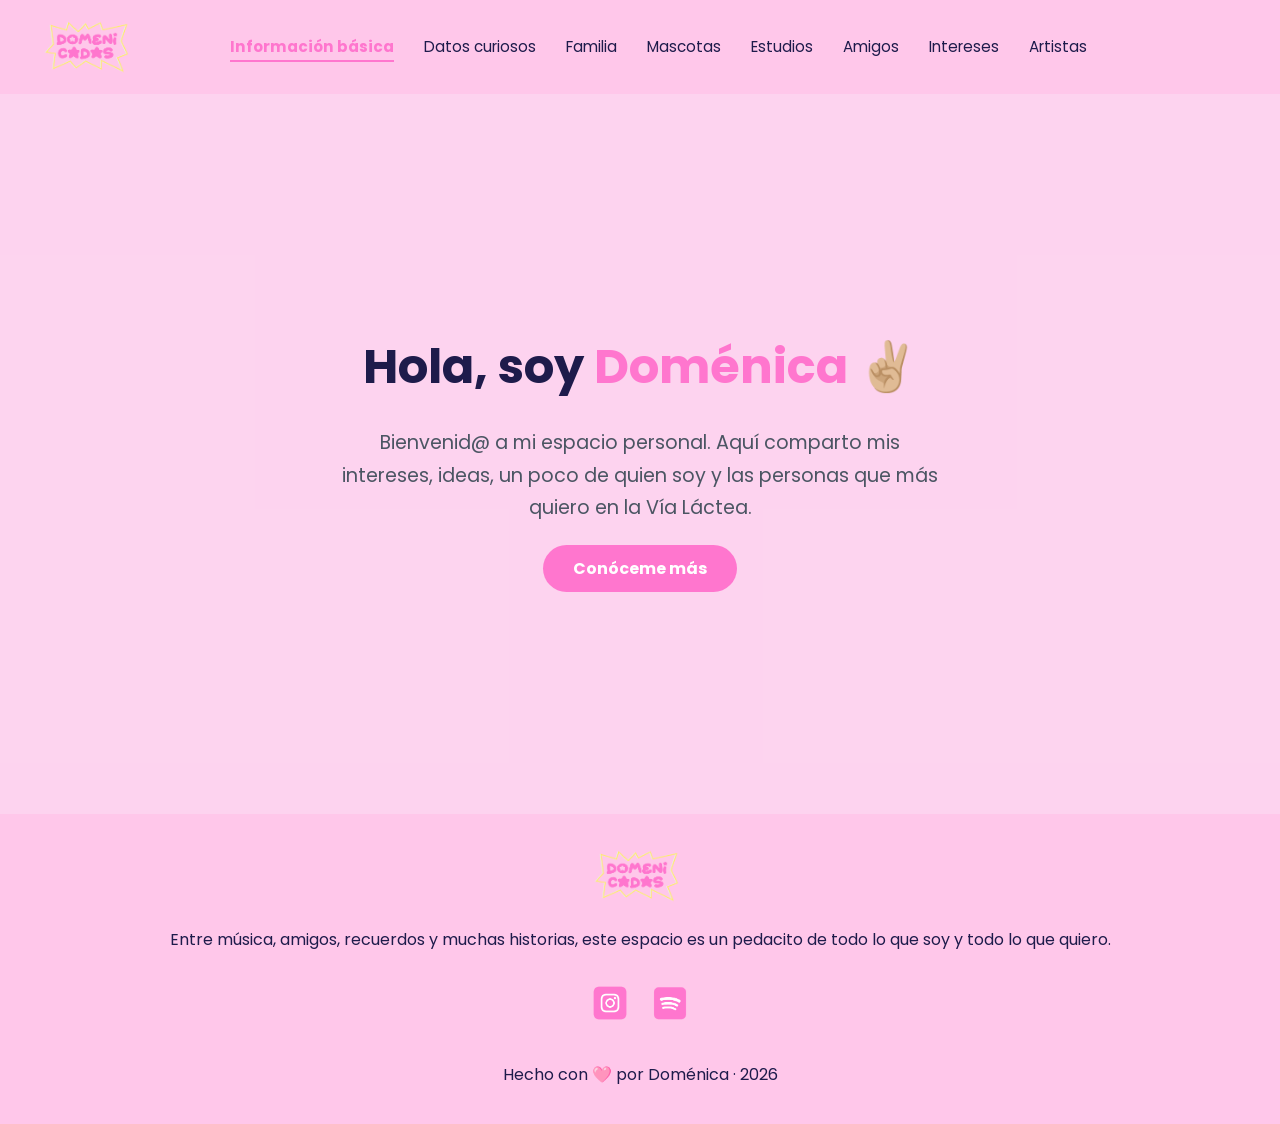
<file: principal.html>
<!DOCTYPE html>
<html>
    <head>
     <meta charset="UTF-8">
     <meta name="viewport" content="width=device-width; initial-scale=1.0">
     <title>Inicio</title>
     <link rel="stylesheet" href="estilos.css">
     <link href="https://fonts.googleapis.com/css2?family=Poppins:wght@400;500;600;700&display=swap" rel="stylesheet">
    </head>
    <body>
       <nav>
        <a href="principal.html" class="logo">
        <img src="imagenes/logo.png" alt="Domenicadas">
        </a>

          <ul>
          <li><a href="#" class="activo">Información básica</a></li>
          <li><a href="datos_curiosos.html">Datos curiosos</a></li>
          <li><a href="familia.html">Familia</a></li>
          <li><a href="mascotas.html">Mascotas</a></li>
          <li><a href="estudios.html">Estudios</a></li>
          <li><a href="amigos.html">Amigos</a></li>
          <li><a href="intereses.html">Intereses</a></li>
          <li><a href="artistas.html">Artistas</a></li>
          </ul>
       </nav>
       <section id="inicio">

    <div class="carrusel-fondo">
        <img src="imagenes/carrusel_1.png" alt="Foto 1">
        <img src="imagenes/carrusel_2.png" alt="Foto 2">
        <img src="imagenes/carrusel_3.png" alt="Foto 3">

    </div>

    <div class="contenido-inicio">
        <h1>Hola, soy <span class="nombre">Doménica</span> ✌🏼</h1>
        <p>
            Bienvenid@ a mi espacio personal. Aquí comparto 
            mis intereses, ideas, un poco de quien soy y las personas que 
            más quiero en la Vía Láctea.
        </p>
        <a href="index.html" class="boton">Conóceme más</a>
    </div>

</section>
        <footer class="footer">
         <div class="footer-contenido">
         <div class="footer-logo-info">
            <img src="imagenes/logo.png"
                 alt="Domenicadas"
                 class="footer-logo">
            <p>
                Entre música, amigos, recuerdos y muchas historias,
                este espacio es un pedacito de todo lo que soy y todo
                lo que quiero.
            </p>
        </div>
        <div class="footer-redes">
            
            <div class="footer-redes">
          <a href="https://instagram.com/domenicadas">
          <img src="imagenes/rede_ig.png" alt="Instagram">
          </a>
          <a href="https://open.spotify.com/user/22czi4xrthyelupylya5npteq?si=a3b153650ca64533">
          <img src="imagenes/redes_sp.png" alt="GitHub">
          </a>
          </div>
        </div>
        </div>

      <p class="footer-copy">
        Hecho con 🩷 por Doménica · 2026
       </p>

    </footer>
    </body>
</html>
</file>
<file: estilos.css>
/* VARIABLES - Paleta de colores del sitio */
:root {
    --color-fondo: #f8f5ff;
    --color-primario: #FF76CE;
    --color-secundario: #E69DB8;
    --color-texto: #1e1b4b;
    --color-tarjeta: #FFDBFD;
    --fuente: 'Poppins', sans-serif;
}

/* RESET - Borrar estilos por defecto del navegadores */ 
* {
    margin: 0;
    padding: 0;
    box-sizing: border-box;
    scroll-behavior: smooth;    
}

body {
    background-color: var(--color-fondo);
    color: var(--color-texto);
    font-family: var(--fuente);
    line-height: 1.7;
}

/* NAVEGACION */
nav{
    justify-content: space-between;
    align-items: center;
    padding: 20px 30px;
    background-color: #FFC7EA;
    box-shadow: 0 2px 12px rgba(0, 0, 0, 0, 0.08);
    position: sticky;
    top: 0;
    z-index: 10;
    display: grid;
    grid-template-columns: 200px 1fr;
}

.logo {
    display: flex;
    align-items: center;
    margin-left: -30px;
}

.logo img {
    width: 180px;
    height: auto;
    display: block;
}

nav ul {
    list-style: none;
    display: flex;
    gap: 30px;
}

nav a {
    color: var(--color-texto);
    text-decoration: none;
    font-size: 0.95rem;
}

nav a:hover {
    color: var(--color-secundario);
}

nav a.activo {
    color: var(--color-primario);
    font-weight: bold;
    border-bottom: 2px solid var(--color-primario);
    padding-bottom: 3px;
}

/* ===================================================
    FOOTER
   =================================================== */

.footer{
    background-color: #FFC7EA;
    padding: 35px 20px;
    text-align: center;
}

.footer-logo{
    width: 180px;
    margin-bottom: 15px;
}

.footer-texto{
    max-width: 530px;
    margin: 0 auto 20px auto;
    line-height: 1.6;
}

.footer-redes{
    display: flex;
    justify-content: center;
    gap: 20px;
    margin-bottom: 20px;
}

.footer-redes img{
    width: 45px;
    transition: 0.3s;
}

.footer-redes img:hover{
    transform: scale(1.1);
}

.footer-redes{
    display: flex;
    justify-content: center;
    gap: 20px;
    margin-top: 10px;
    margin-bottom: 15px;
}

.footer-copy{
    margin-top: 10px;
}

.footer-redes img{
    margin-top: 10px;
    width:40px;
    height:40px;
}

.footer-redes img:hover{
    transform:scale(1.1);
}
/* ===================================================
    SECCION INICIO
   =================================================== */

#inicio {
    min-height: 80vh;
    width: 100%;
    position: relative;
    overflow: hidden;

    display: flex;
    justify-content: center;
    align-items: center;
    text-align: center;
}

.carrusel-fondo {
    position: absolute;
    inset: 0;
    width: 100%;
    height: 100%;
    z-index: 0;
}

.carrusel-fondo img {
    position: absolute;
    inset: 0;
    width: 100%;
    height: 100%;
    object-fit: cover;

    opacity: 0;
    animation: cambiarFoto 12s infinite;
}

.carrusel-fondo img:nth-child(1) {
    animation-delay: 0s;
}

.carrusel-fondo img:nth-child(2) {
    animation-delay: 4s;
}

.carrusel-fondo img:nth-child(3) {
    animation-delay: 8s;
}

/* capa rosada encima */
#inicio::after {
    content: "";
    position: absolute;
    inset: 0;
    background: rgba(255, 199, 233, 0.726);
    z-index: 1;
}

/* texto encima */
.contenido-inicio {
    position: relative;
    z-index: 2;
    max-width: 900px;
    padding: 40px;
}

@keyframes cambiarFoto {
    0% {
        opacity: 0;
    }

    8% {
        opacity: 1;
    }

    30% {
        opacity: 1;
    }

    38% {
        opacity: 0;
    }

    100% {
        opacity: 0;
    }
}

#inicio h1 {
    font-size: 3rem;
    margin-bottom: 20px;
}

.nombre {
    color: var(--color-primario);
}

#inicio p{
    font-size: 1.2rem;
    max-width: 600px;
    margin-bottom: 30px;
    color: #4b5563;
}

.boton {
    background-color: var(--color-primario);
    color: white;
    padding: 12px 30px;
    border-radius: 30px;
    text-decoration: none;
    font-weight: bold;
}

.boton:hover{
    background-color: var(--color-secundario);
}

/* ===================================================
    SECCION SOBRE MI
   =================================================== */

#sobre-mi {
    padding: 40px 60px;
    text-align: center;
    color:var(--color-primario);
}

.titulo-sobre-mi{
    text-align:center;
    color:var(--color-secundario);
    font-size:2rem;
    padding: 5PX;
    margin-bottom: 10px;
}

.titulo-info{
    text-align:center;
    color:var(--color-primario);
    font-size: 2rem;
    padding: 5PX;
    margin-bottom: 10px;
    white-space: nowrap;
}


.perfil{
  display: flex;
  gap: 40px;
  justify-content: center;
  align-items: center;
  flex-wrap: wrap;
}

.card-info{
    width: 420px;
    background: var(--color-tarjeta);
    padding: 35px;
    border-radius: 25px;
    box-shadow: 0 6px 18px rgba(0,0,0,0.10);
    text-align: left;
    
}

.encabezado-info{
    text-align: center;
    margin-bottom: 30px;
}

.card-info:hover{
    transform: translateY(-8px);
}

.card-info h4{
    color: var(--color-primario);
    margin-top: 15px;
}

.card-info p{
    color: var(--color-texto);
}

.foto-info{
    background: var(--color-tarjeta);
    padding: 25px;
    border-radius: 25px;
    box-shadow: 0 6px 18px rgba(0,0,0,0.10);
}

.foto-info:hover{
    transform: translateY(-8px);
}

.foto-info img{
    width: 320px;
    height: 220px;
    object-fit: cover;
    border-radius: 20px;
}

/* ===================================================
    SECCION AMIGOS
   =================================================== */
#amigos{
    padding: 40px;
}

.titulo-amigos{
    text-align: center;
    font-size: 2rem;
    margin-bottom: 40px;
    color: var(--color-secundario);
}

.contenedor-amigos{
    display: flex;
    flex-wrap: wrap;
    gap: 25px;
    justify-content: center;
    align-items: flex-start;
}

.card-amigo{
    width: 320px;
    height: 650px;
    padding: 35px;
    border-radius: 25px;
    background: var(--color-tarjeta);
    box-shadow: 0 6px 18px rgba(0,0,0,0.10);
    transition: 0.3s ease;
    overflow: auto;
}

.card-amigo img{
    width: 100%;
    height: 200px;
    object-fit: cover;
    border-radius: 18px;
}

.card-amigo:hover{
    transform: translateY(-8px);
}

.card-amigo p,
.card-amigo li{
    text-align: left;
    padding: 5px;
}

.card-amigo h2{
    color: var(--color-primario);
}





details{
    margin-top: 15px;
}

summary{
    cursor: pointer;
    color: var(--color-primario);
    font-weight: bold;
}

summary:hover{
    color: var(--color-secundario);
}




/* ===================================================
    SECCION ARTISTAS
   =================================================== */
#artistas{
    padding: 40px;
    text-align: center;
}
.biblioteca{
    width: 800px;
    height: 1200px;
    margin: 40px auto;
    position: relative;

    background-image: url("imagenes/biblioteca.png");
    background-size: contain;
    background-repeat: no-repeat;
    background-position: center;
}

.cancion{
    position: absolute;
    width: 280px;
    height: 152px;
    border: none;
    border-radius: 12px;
}

.cancion1{
    top: 260px;
    left: 95px;
}

.cancion2{
    top: 445px;
    left: 380px;
}
.cancion3{
    top: 260px;
    left: 390px;
}

.cancion4{
    top: 620px;
    left: 95px;
}

.cancion5{
    top: 620px;
    left: 390px;
}

.cancion6{
    top: 800px;
    left: 390px;
}

.cancion7{
    top: 980px;
    left: 220px;
}

/* ===================================================
    SECCION ESTUDIOS
   =================================================== */
#estudios{
    padding: 40px;
}

#estudios h1{
    text-align: center;
    color: var(--color-primario);
    font-size: 2.5rem;
    margin-bottom: 20px;
}

.timeline{
    position: relative;
    max-width: 750px;
    margin: 0 auto;
}

.timeline::before{
    content: "";
    position: absolute;
    left: 180px;
    top: 0;
    width: 4px;
    height: 100%;
    background: var(--color-primario);
}

.evento{
    display: flex;
    align-items: center;
    margin-bottom: 50px;
    margin-left: 20px;
}

.fecha{
    width: 150px;
    text-align: right;
    margin-right: 65px;
    padding-right: 45px;
    font-weight: bold;
    color: var(--color-primario);
}

.contenido{
    width: 430px;
    background: var(--color-tarjeta);
    padding: 35px;
    border-radius: 18px;
}

.contenido h2{
    color: var(--color-primario);
}
.evento::after{
    content: "";
    width: 20px;
    height: 20px;
    background: var(--color-primario);
    border-radius: 50%;
    position: absolute;
    left: 170px;
}

/* ===================================================
    SECCION COMBINADA: DATOS C E INTERESES
   =================================================== */

#combinado{
    padding: 40px;
}

.fila{
    display:flex;
    justify-content:center;
    align-items:center;
    gap:30px;
    margin:40px 0;
}

.fila.inversa{
    flex-direction: row-reverse;
}

.tarjeta-titulo{
    width:250px;
    height:180px;
    background:var(--color-tarjeta);
    border-radius:25px;
    display:flex;
    justify-content:center;
    align-items:center;
    text-align:center;
    box-shadow:0 6px 18px rgba(0,0,0,.10);
}

.tarjeta-titulo h2{
    color: var(--color-primario);
    font-size: 1.8rem;
    font-weight:bold;
}
.tarjeta-contenido{
    max-width:800px;
    background:var(--color-tarjeta);
    padding:30px;
    border-radius:25px;
    box-shadow:0 6px 18px rgba(0,0,0,.10);
}

.tarjeta-titulo:hover{
    transform: translateY(-8px);
}
/* ===================================================
    SECCION FAMILIA
   =================================================== */

#familia{
    padding: 40px;
}

.foto-familia{
    width: 80%;
    max-width: 300px;
    border-radius: 25px;
    display: block;
    margin: 0 auto 30px;
}


.intro-familia{
    text-align:center;
    max-width:800px;
    margin:0 auto 50px;
}

.tarjeta-familia{
    max-width:800px;
    min-width: 800px;
    background:var(--color-tarjeta);
    padding:35px;
    padding-right: 10px;
    border-radius:25px;
    box-shadow:0 6px 18px rgba(0,0,0,.10);
}

.tarjeta-familia h2{
    color: var(--color-primario);
    font-size: 1.8rem;
    font-weight:bold;
}
.tarjeta-foto{
    width:350px;
    height:250px;
    border-radius:25px;
    overflow:hidden;
    box-shadow:0 6px 18px rgba(0,0,0,.10);
}

.tarjeta-foto:hover{
    transform: translateY(-8px);
}
.tarjeta-foto img{
    width:100%;
    height:100%;
    object-fit:cover;
}

/* ===================================================
    SECCION MASCOTAS
   =================================================== */
#mascotas{
    padding: 40px;
}

.contenedor-mascotas{
    display: flex;
    flex-wrap: wrap;
    gap: 25px;
    justify-content: center;
    align-items: flex-start;
}

.card-mascota{
    width: 400px;
    height: 550px;
    padding: 35px;
    border-radius: 25px;
    background: var(--color-tarjeta);
    box-shadow: 0 6px 18px rgba(0,0,0,0.10);
    transition: 0.3s ease;
    overflow: auto;
}

.card-mascota img{
    width: 100%;
    height: 200px;
    object-fit: cover;
    border-radius: 18px;
}

.card-mascota:hover{
    transform: translateY(-8px);
}

.card-mascota p,
.card-mascota li{
    text-align: left;
    padding: 5px;
}

.card-mascota h2{
    color: var(--color-primario);
}
</file>
